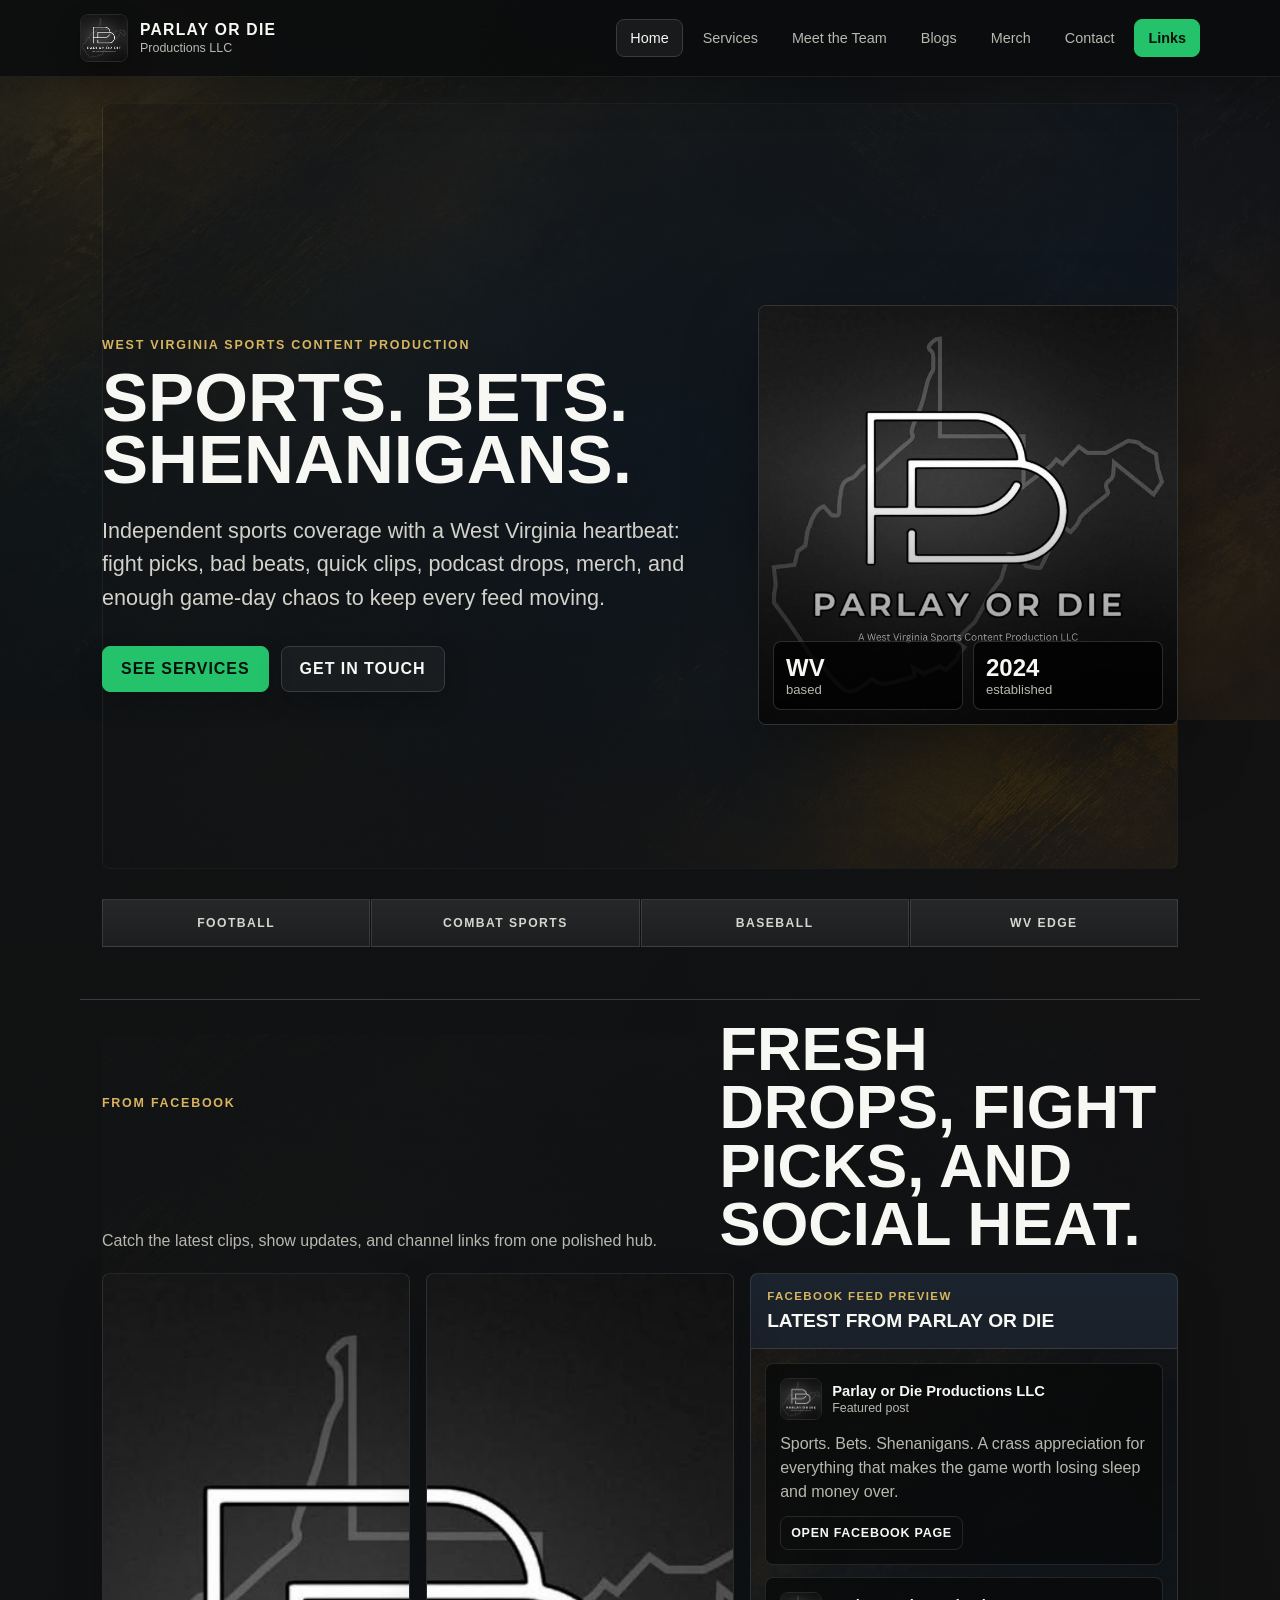
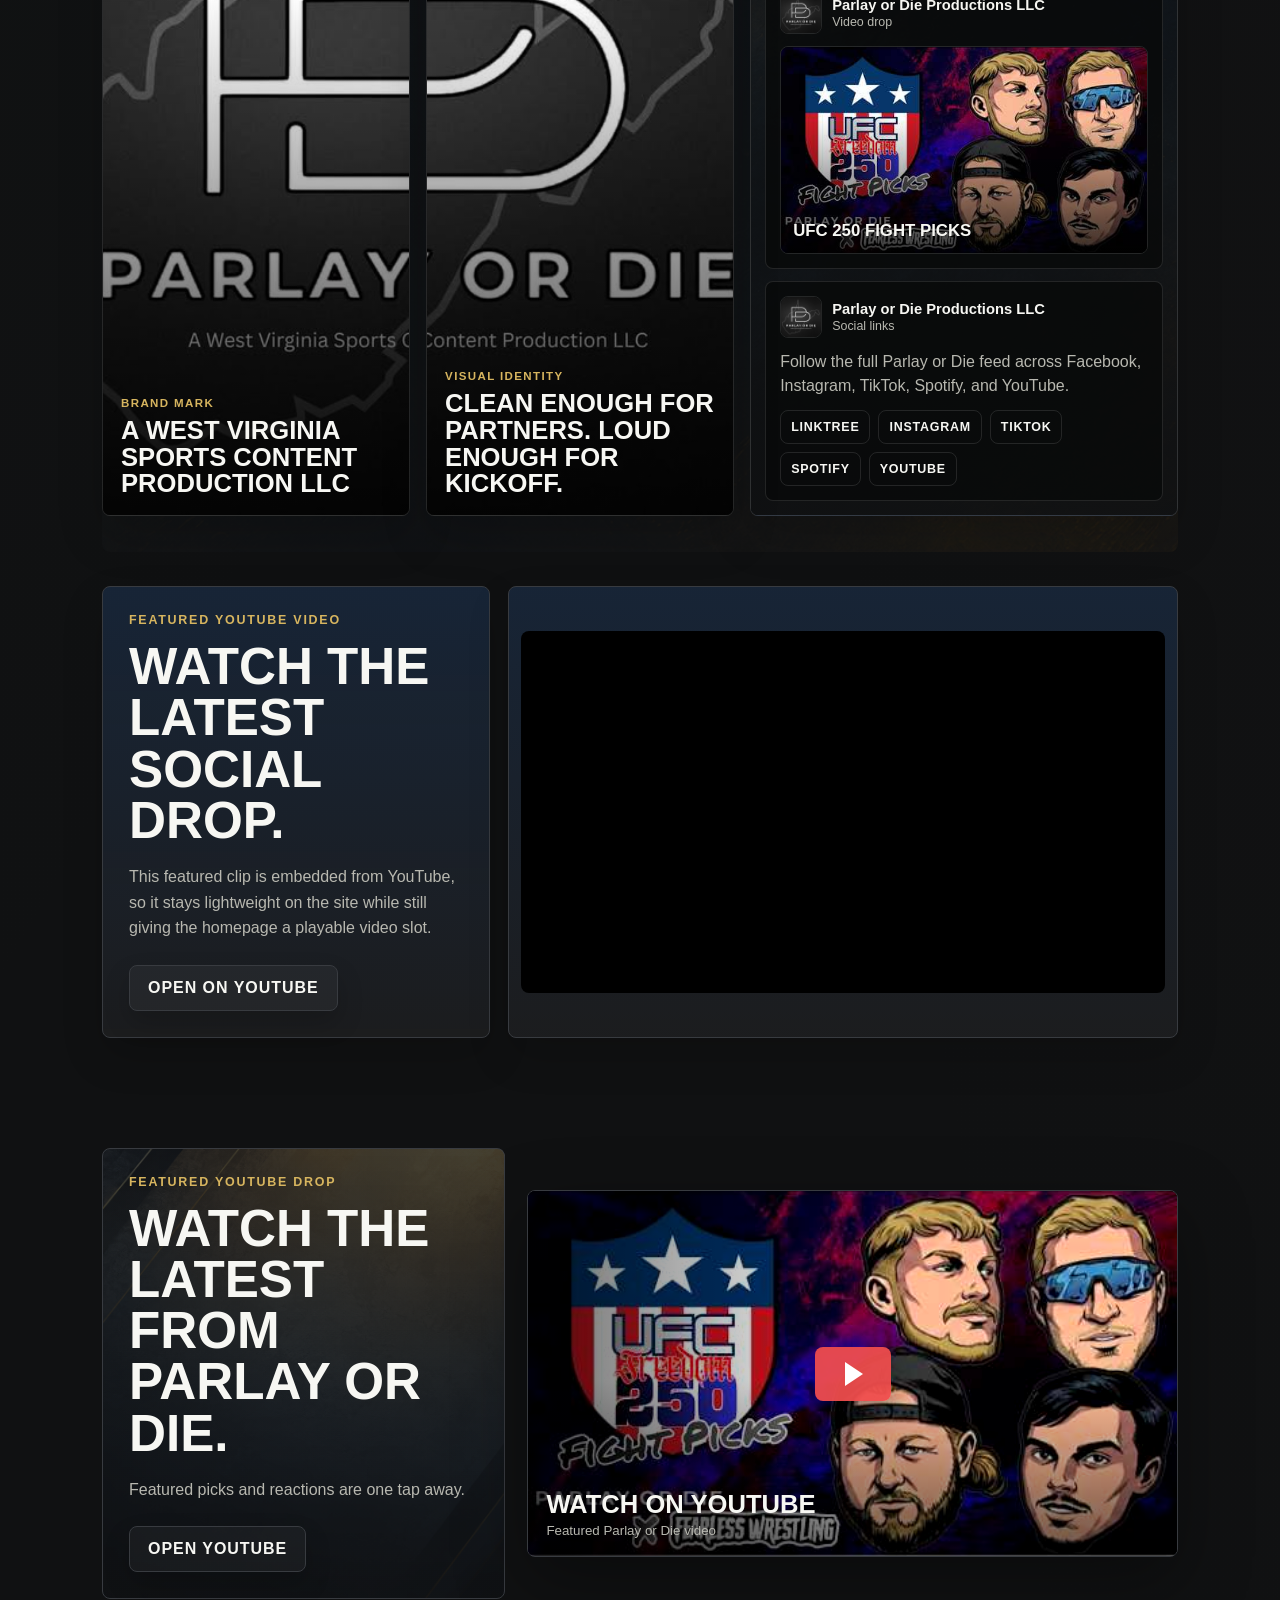
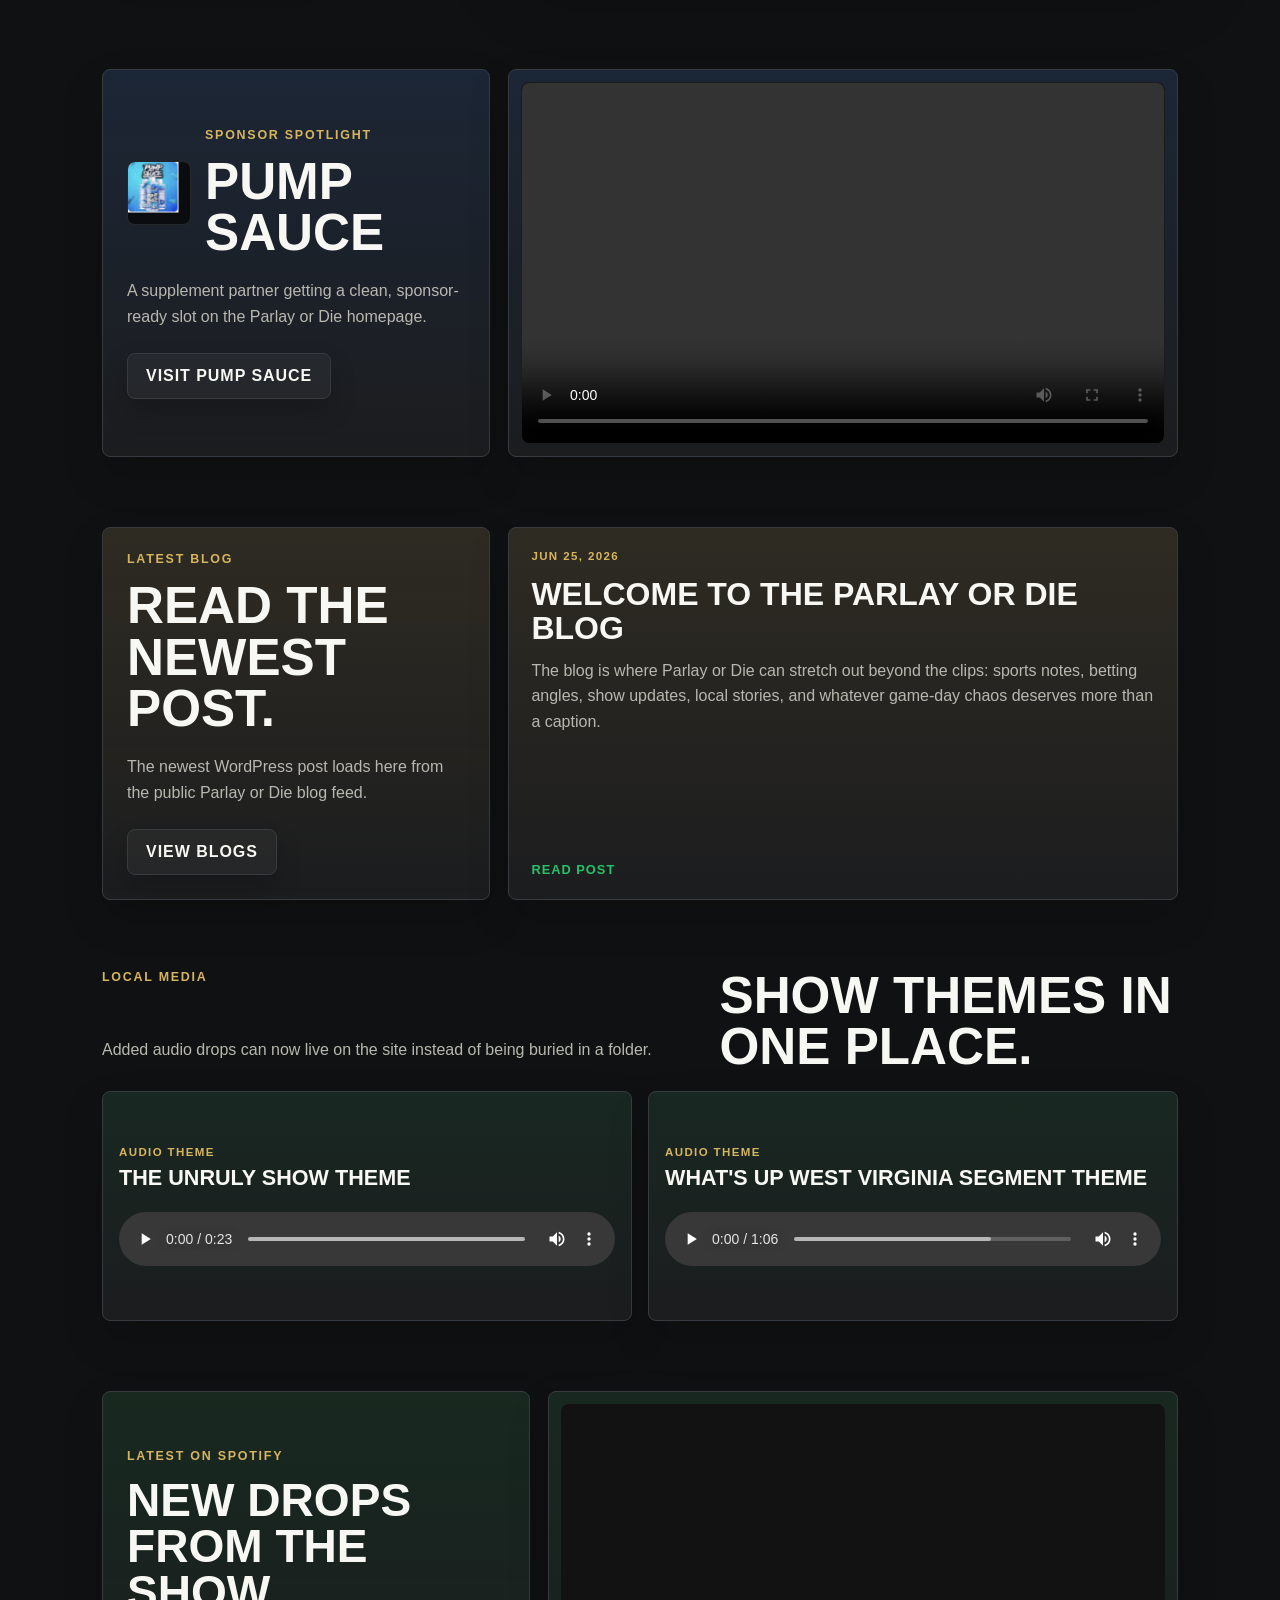
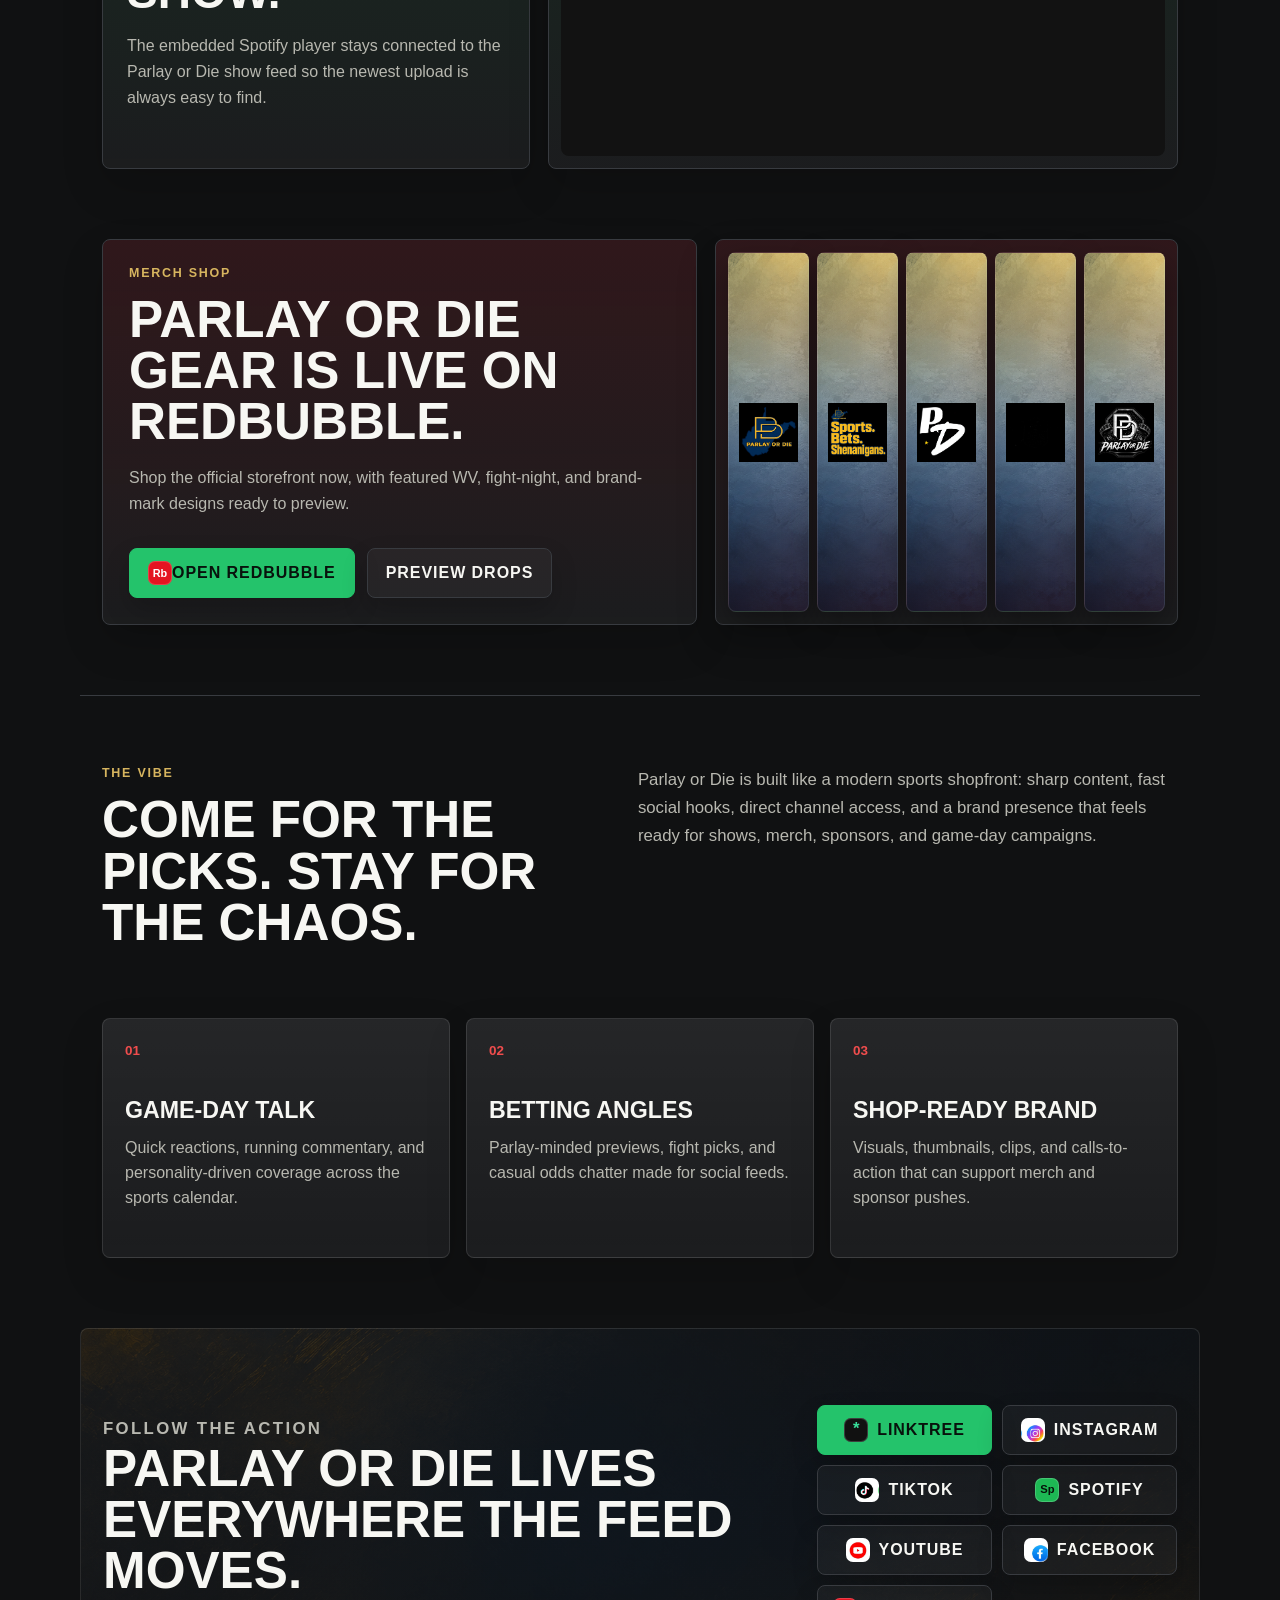
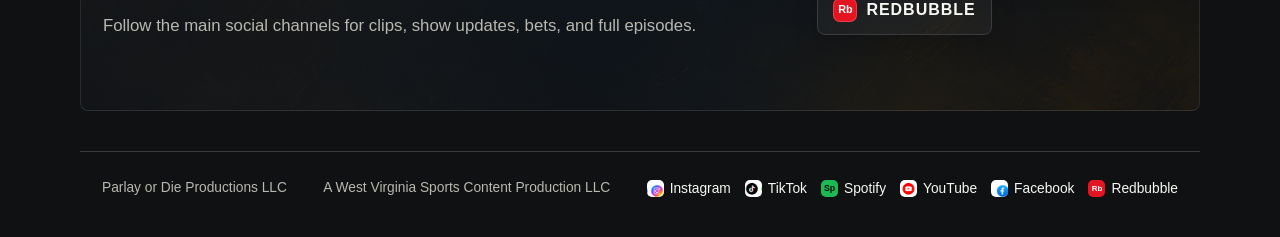
<file: index.html>
<!doctype html>
<html lang="en">
  <head>
    <meta charset="utf-8" />
    <meta name="viewport" content="width=device-width, initial-scale=1" />
    <title>Parlay or Die Productions LLC</title>
    <meta
      name="description"
      content="Parlay or Die Productions LLC is a West Virginia sports content brand covering picks, clips, podcasts, merch, and game-day culture."
    />
    <meta property="og:title" content="Parlay or Die Productions LLC" />
    <meta property="og:description" content="West Virginia sports content, picks, clips, merch, and game-day culture." />
    <meta property="og:image" content="assets/parlay-or-die-profile.jpg" />
    <link rel="stylesheet" href="assets/styles.css" />
  </head>
  <body>
    <header class="site-header">
      <a class="brand" href="index.html" aria-label="Parlay or Die Productions home">
        <img src="assets/parlay-or-die-profile.jpg" alt="Parlay or Die logo" />
        <span>
          <strong>Parlay or Die</strong>
          <small>Productions LLC</small>
        </span>
      </a>
      <button class="nav-toggle" type="button" aria-expanded="false" aria-controls="site-nav">
        Menu
      </button>
      <nav id="site-nav" class="site-nav" aria-label="Main navigation">
        <a aria-current="page" href="index.html">Home</a>
        <a href="services.html">Services</a>
        <a href="team.html">Meet the Team</a>
        <a href="blog.html">Blogs</a>
        <a href="merch.html">Merch</a>
        <a href="contact.html">Contact</a>
        <a class="social-link" href="https://linktr.ee/ParlayorDie">Links</a>
      </nav>
    </header>

    <main>
      <section class="hero">
        <div class="hero-copy">
          <p class="eyebrow">West Virginia sports content production</p>
          <h1>Sports. Bets. Shenanigans.</h1>
          <p class="lead">
            Independent sports coverage with a West Virginia heartbeat: fight picks, bad beats, quick clips,
            podcast drops, merch, and enough game-day chaos to keep every feed moving.
          </p>
          <div class="hero-actions">
            <a class="button primary" href="services.html">See Services</a>
            <a class="button ghost" href="contact.html">Get In Touch</a>
          </div>
        </div>
        <div class="hero-media" aria-label="Parlay or Die brand graphic">
          <img src="assets/parlay-or-die-profile.jpg" alt="Parlay or Die logo over a West Virginia outline" />
          <div class="stat-strip" aria-label="Facebook page stats">
          <span><strong>WV</strong> based</span>
          <span><strong>2024</strong> established</span>
          </div>
        </div>
      </section>

      <section class="ticker" aria-label="Brand phrases">
        <span>Football</span>
        <span>Combat sports</span>
        <span>Baseball</span>
        <span>WV edge</span>
      </section>

      <section class="section media-showcase" aria-label="Facebook media showcase">
        <div class="media-heading">
          <p class="eyebrow">From Facebook</p>
          <h2>Fresh drops, fight picks, and social heat.</h2>
          <p>
            Catch the latest clips, show updates, and channel links from one polished hub.
          </p>
        </div>
        <div class="media-grid">
          <article class="media-card tall split-left">
            <img src="assets/parlay-or-die-profile.jpg" alt="Parlay or Die Facebook profile graphic" />
            <div>
              <span>Brand mark</span>
              <h3>A West Virginia Sports Content Production LLC</h3>
            </div>
          </article>
          <article class="media-card crop-card split-right">
            <img src="assets/parlay-or-die-profile.jpg" alt="Parlay or Die logo split graphic" />
            <div>
              <span>Visual identity</span>
              <h3>Clean enough for partners. Loud enough for kickoff.</h3>
            </div>
          </article>
          <article class="facebook-feed-card">
            <div class="embed-label">
              <span>Facebook feed preview</span>
              <strong>Latest from Parlay or Die</strong>
            </div>
            <div class="fb-feed">
              <article class="fb-post">
                <div class="fb-post-head">
                  <img src="assets/parlay-or-die-profile.jpg" alt="" />
                  <div>
                    <strong>Parlay or Die Productions LLC</strong>
                    <span>Featured post</span>
                  </div>
                </div>
                <p>
                  Sports. Bets. Shenanigans. A crass appreciation for everything that makes the game worth losing
                  sleep and money over.
                </p>
                <a class="fb-post-link" href="https://www.facebook.com/people/Parlay-or-Die-Productions-LLC/61569410754397/">Open Facebook page</a>
              </article>

              <article class="fb-post media-post">
                <div class="fb-post-head">
                  <img src="assets/parlay-or-die-profile.jpg" alt="" />
                  <div>
                    <strong>Parlay or Die Productions LLC</strong>
                    <span>Video drop</span>
                  </div>
                </div>
                <a class="fb-post-media" href="https://youtu.be/OUgTMYzYBkM?si=kaon8zjRGp9N2Guc" aria-label="Watch UFC 250 fight picks video">
                  <img src="assets/youtube-featured.jpg" alt="UFC 250 fight picks video preview" />
                  <span>UFC 250 Fight Picks</span>
                </a>
              </article>

              <article class="fb-post">
                <div class="fb-post-head">
                  <img src="assets/parlay-or-die-profile.jpg" alt="" />
                  <div>
                    <strong>Parlay or Die Productions LLC</strong>
                    <span>Social links</span>
                  </div>
                </div>
                <p>
                  Follow the full Parlay or Die feed across Facebook, Instagram, TikTok, Spotify, and YouTube.
                </p>
                <div class="fb-mini-links" aria-label="Parlay or Die social links">
                  <a href="https://linktr.ee/ParlayorDie">Linktree</a>
                  <a href="https://www.instagram.com/parlayordieproductions">Instagram</a>
                  <a href="https://www.tiktok.com/@parlayordieproductions">TikTok</a>
                  <a href="https://open.spotify.com/show/7HEfZbN1qW4mP4vxJ2KVO6">Spotify</a>
                  <a href="https://youtube.com/@parlayordie">YouTube</a>
                </div>
              </article>
            </div>
          </article>
        </div>
      </section>

      <section class="section facebook-video-feature" aria-label="Featured YouTube video">
        <div class="facebook-video-copy">
          <p class="eyebrow">Featured YouTube video</p>
          <h2>Watch the latest social drop.</h2>
          <p>
            This featured clip is embedded from YouTube, so it stays lightweight on the site while still giving the
            homepage a playable video slot.
          </p>
          <a class="button ghost" href="https://youtu.be/boLh-3PqDXk?si=eiu715kdID-S1Vu_">Open on YouTube</a>
        </div>
        <div class="facebook-video-embed">
          <iframe
            title="Featured Parlay or Die YouTube video"
            src="https://www.youtube.com/embed/boLh-3PqDXk"
            width="560"
            height="314"
            allow="accelerometer; autoplay; clipboard-write; encrypted-media; gyroscope; picture-in-picture; web-share"
            allowfullscreen
            loading="lazy"
          ></iframe>
        </div>
      </section>

      <section class="section youtube-feature" aria-label="Latest YouTube video">
        <div class="youtube-copy">
          <p class="eyebrow">Featured YouTube drop</p>
          <h2>Watch the latest from Parlay or Die.</h2>
          <p>
            Featured picks and reactions are one tap away.
          </p>
          <a class="button ghost" href="https://youtube.com/@parlayordie?si=YiFnpCBe0CUvqksE">Open YouTube</a>
        </div>
        <a class="youtube-player youtube-preview" href="https://youtu.be/OUgTMYzYBkM?si=kaon8zjRGp9N2Guc" aria-label="Watch featured Parlay or Die video on YouTube">
          <img src="assets/youtube-featured.jpg" alt="Parlay or Die UFC 250 fight picks YouTube video preview" />
          <span class="play-badge" aria-hidden="true"></span>
          <span class="youtube-preview-copy">
            <strong>Watch on YouTube</strong>
            <small>Featured Parlay or Die video</small>
          </span>
        </a>
      </section>

      <section class="section sponsor-feature" aria-label="Pump Sauce sponsor">
        <div class="sponsor-copy">
          <div class="sponsor-lockup">
            <img src="assets/pump-sauce-logo.png" alt="Pump Sauce logo" />
            <div>
              <p class="eyebrow">Sponsor spotlight</p>
              <h2>Pump Sauce</h2>
            </div>
          </div>
          <p>
            A supplement partner getting a clean, sponsor-ready slot on the Parlay or Die homepage.
          </p>
          <a class="button ghost" href="https://pumpsauce.com">Visit Pump Sauce</a>
        </div>
        <div class="sponsor-video">
          <video controls preload="metadata" playsinline>
            <source src="assets/pump-sauce-sponsor.mp4" type="video/mp4" />
          </video>
        </div>
      </section>

      <section class="section blog-feature" aria-label="Latest blog post">
        <div class="blog-feature-copy">
          <p class="eyebrow">Latest blog</p>
          <h2>Read the newest post.</h2>
          <p>
            The newest WordPress post loads here from the public Parlay or Die blog feed.
          </p>
          <a class="button ghost" href="blog.html">View Blogs</a>
        </div>
        <div class="blog-list featured-blog-list" data-wp-posts="latest">
          <article class="blog-card placeholder-card">
            <span>WordPress</span>
            <h3>Loading latest WordPress post</h3>
            <p>If the feed does not load, open the full blog on WordPress.</p>
            <a href="https://parlayordie.wordpress.com">Open WordPress</a>
          </article>
        </div>
      </section>

      <section class="section local-media-feature" aria-label="Parlay or Die audio">
        <div class="media-heading compact-heading">
          <p class="eyebrow">Local media</p>
          <h2>Show themes in one place.</h2>
          <p>
            Added audio drops can now live on the site instead of being buried in a folder.
          </p>
        </div>
        <div class="local-media-grid">
          <article class="local-media-card audio-card">
            <span>Audio theme</span>
            <h3>The Unruly Show Theme</h3>
            <audio controls preload="metadata">
              <source src="assets/the-unruly-show-theme.mp3" type="audio/mpeg" />
            </audio>
          </article>
          <article class="local-media-card audio-card">
            <span>Audio theme</span>
            <h3>What's Up West Virginia Segment Theme</h3>
            <audio controls preload="metadata">
              <source src="assets/whats-up-west-virginia-segment-theme.mp3" type="audio/mpeg" />
            </audio>
          </article>
        </div>
      </section>

      <section class="section spotify-feature" aria-label="Latest Spotify upload">
        <div class="spotify-copy">
          <p class="eyebrow">Latest on Spotify</p>
          <h2>New drops from the show.</h2>
          <p>
            The embedded Spotify player stays connected to the Parlay or Die show feed so the newest upload is always
            easy to find.
          </p>
        </div>
        <div class="spotify-embed-box">
          <iframe
            title="Parlay or Die Productions LLC on Spotify"
            src="https://open.spotify.com/embed/show/7HEfZbN1qW4mP4vxJ2KVO6?theme=0"
            width="100%"
            height="352"
            allow="autoplay; clipboard-write; encrypted-media; fullscreen; picture-in-picture"
            loading="lazy"
          ></iframe>
        </div>
      </section>

      <section class="section merch-feature" aria-label="Parlay or Die merch">
        <div class="merch-feature-copy">
          <p class="eyebrow">Merch shop</p>
          <h2>Parlay or Die gear is live on Redbubble.</h2>
          <p>
            Shop the official storefront now, with featured WV, fight-night, and brand-mark designs ready to preview.
          </p>
          <div class="hero-actions">
            <a class="button primary social-icon redbubble" href="https://www.redbubble.com/people/ParlayOrDie/shop?anchor=profile&amp;asc=u">Open Redbubble</a>
            <a class="button ghost" href="merch.html">Preview Drops</a>
          </div>
        </div>
        <div class="merch-preview-grid" aria-label="Featured merch designs">
          <img src="assets/parlay1-web.jpg" alt="Parlay or Die West Virginia logo design" />
          <img src="assets/parlay2-web.jpg" alt="Sports Bets Shenanigans design" />
          <img src="assets/parlay3-web.jpg" alt="Black and white Parlay or Die monogram design" />
          <img src="assets/parlay4-web.jpg" alt="Dark multi-sport Parlay or Die crest design" />
          <img src="assets/parlay5-web.jpg" alt="Parlay or Die fight gloves logo design" />
        </div>
      </section>

      <section class="section split">
        <div>
          <p class="eyebrow">The vibe</p>
          <h2>Come for the picks. Stay for the chaos.</h2>
        </div>
        <p>
          Parlay or Die is built like a modern sports shopfront: sharp content, fast social hooks, direct channel
          access, and a brand presence that feels ready for shows, merch, sponsors, and game-day campaigns.
        </p>
      </section>

      <section class="section feature-grid" aria-label="Featured content areas">
        <article class="feature-card">
          <span class="card-number">01</span>
          <h3>Game-Day Talk</h3>
          <p>Quick reactions, running commentary, and personality-driven coverage across the sports calendar.</p>
        </article>
        <article class="feature-card">
          <span class="card-number">02</span>
          <h3>Betting Angles</h3>
          <p>Parlay-minded previews, fight picks, and casual odds chatter made for social feeds.</p>
        </article>
        <article class="feature-card">
          <span class="card-number">03</span>
          <h3>Shop-Ready Brand</h3>
          <p>Visuals, thumbnails, clips, and calls-to-action that can support merch and sponsor pushes.</p>
        </article>
      </section>

      <section class="section callout">
        <div>
          <p class="eyebrow">Follow the action</p>
          <h2>Parlay or Die lives everywhere the feed moves.</h2>
          <p>
            Follow the main social channels for clips, show updates, bets, and full episodes.
          </p>
        </div>
        <div class="social-button-grid" aria-label="Social media links">
          <a class="button primary social-icon linktree" href="https://linktr.ee/ParlayorDie">Linktree</a>
          <a class="button ghost social-icon instagram" href="https://www.instagram.com/parlayordieproductions">Instagram</a>
          <a class="button ghost social-icon tiktok" href="https://www.tiktok.com/@parlayordieproductions">TikTok</a>
          <a class="button ghost social-icon spotify" href="https://open.spotify.com/show/7HEfZbN1qW4mP4vxJ2KVO6">Spotify</a>
          <a class="button ghost social-icon youtube" href="https://youtube.com/@parlayordie">YouTube</a>
          <a class="button ghost social-icon facebook" href="https://www.facebook.com/people/Parlay-or-Die-Productions-LLC/61569410754397/">Facebook</a>
          <a class="button ghost social-icon redbubble" href="https://www.redbubble.com/people/ParlayOrDie/shop?anchor=profile&amp;asc=u">Redbubble</a>
        </div>
      </section>
    </main>

    <footer class="site-footer">
      <span>Parlay or Die Productions LLC</span>
      <span>A West Virginia Sports Content Production LLC</span>
      <nav class="footer-socials" aria-label="Social links">
        <a class="footer-icon instagram" href="https://www.instagram.com/parlayordieproductions">Instagram</a>
        <a class="footer-icon tiktok" href="https://www.tiktok.com/@parlayordieproductions">TikTok</a>
        <a class="footer-icon spotify" href="https://open.spotify.com/show/7HEfZbN1qW4mP4vxJ2KVO6">Spotify</a>
        <a class="footer-icon youtube" href="https://youtube.com/@parlayordie">YouTube</a>
        <a class="footer-icon facebook" href="https://www.facebook.com/people/Parlay-or-Die-Productions-LLC/61569410754397/">Facebook</a>
        <a class="footer-icon redbubble" href="https://www.redbubble.com/people/ParlayOrDie/shop?anchor=profile&amp;asc=u">Redbubble</a>
      </nav>
    </footer>
    <script src="assets/site.js?v=20260628"></script>
  </body>
</html>
</file>
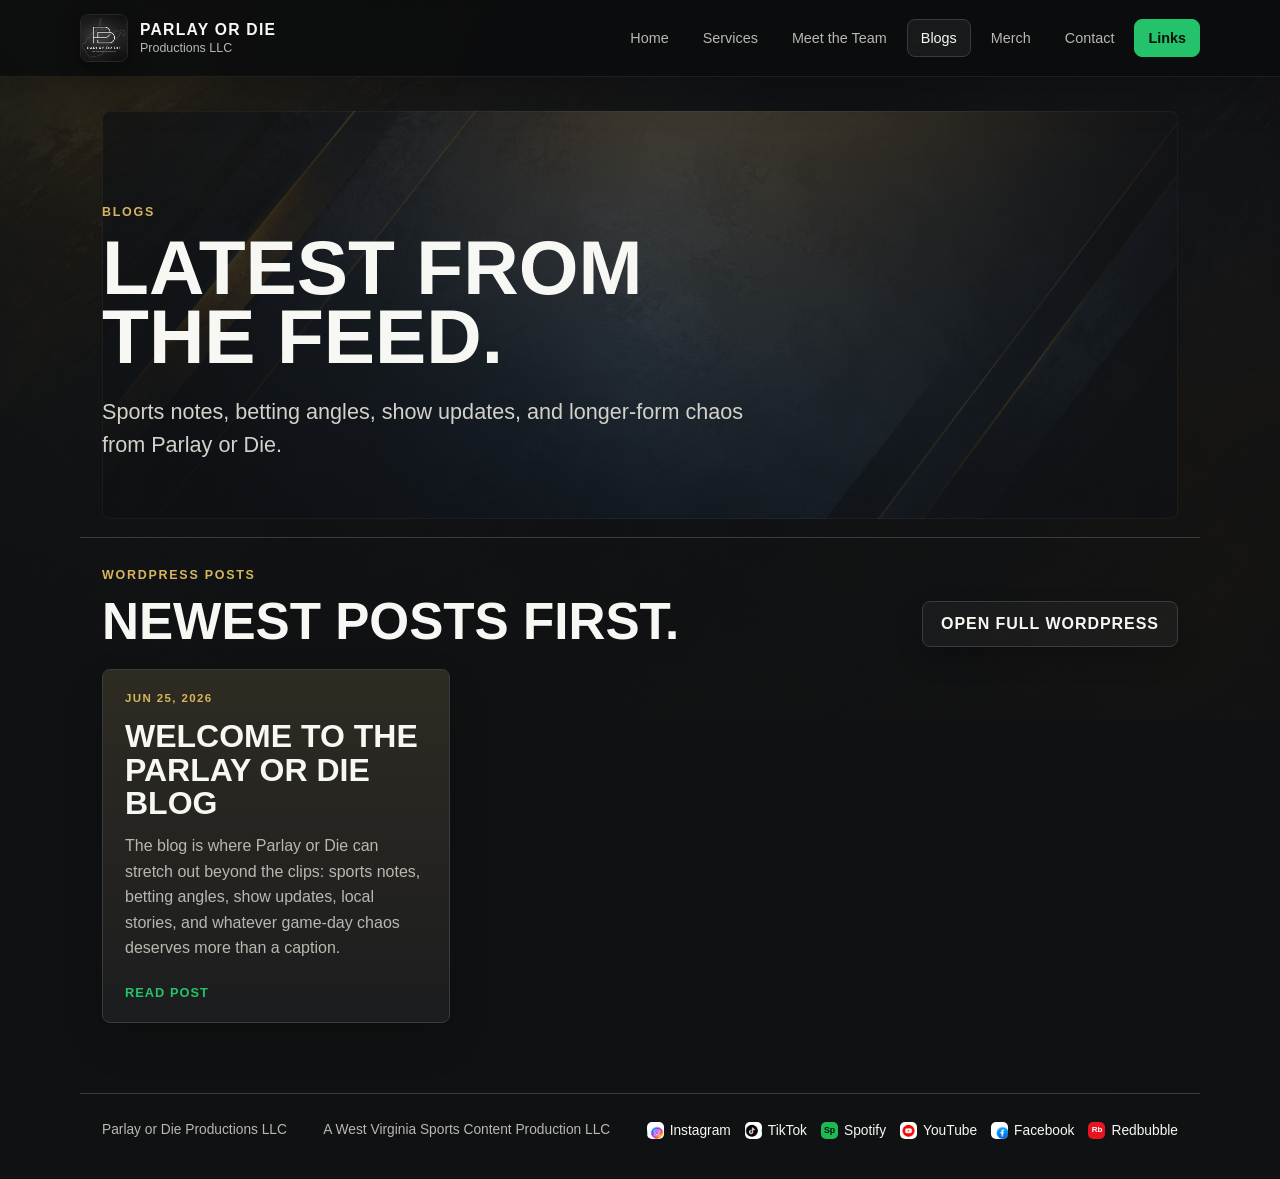
<file: blog.html>
<!doctype html>
<html lang="en">
  <head>
    <meta charset="utf-8" />
    <meta name="viewport" content="width=device-width, initial-scale=1" />
    <title>Blogs | Parlay or Die Productions LLC</title>
    <meta
      name="description"
      content="Read the latest Parlay or Die blog posts, sports notes, betting angles, and show updates."
    />
    <meta property="og:title" content="Blogs | Parlay or Die Productions LLC" />
    <meta property="og:description" content="Latest blog posts and updates from Parlay or Die." />
    <meta property="og:image" content="assets/parlay-or-die-profile.jpg" />
    <link rel="stylesheet" href="assets/styles.css" />
  </head>
  <body>
    <header class="site-header">
      <a class="brand" href="index.html" aria-label="Parlay or Die Productions home">
        <img src="assets/parlay-or-die-profile.jpg" alt="Parlay or Die logo" />
        <span>
          <strong>Parlay or Die</strong>
          <small>Productions LLC</small>
        </span>
      </a>
      <button class="nav-toggle" type="button" aria-expanded="false" aria-controls="site-nav">
        Menu
      </button>
      <nav id="site-nav" class="site-nav" aria-label="Main navigation">
        <a href="index.html">Home</a>
        <a href="services.html">Services</a>
        <a href="team.html">Meet the Team</a>
        <a aria-current="page" href="blog.html">Blogs</a>
        <a href="merch.html">Merch</a>
        <a href="contact.html">Contact</a>
        <a class="social-link" href="https://linktr.ee/ParlayorDie">Links</a>
      </nav>
    </header>

    <main>
      <section class="page-hero compact blog-hero">
        <div>
          <p class="eyebrow">Blogs</p>
          <h1>Latest from the feed.</h1>
          <p class="lead">
            Sports notes, betting angles, show updates, and longer-form chaos from Parlay or Die.
          </p>
        </div>
      </section>

      <section class="section blog-board" aria-label="Blog posts">
        <div class="board-heading">
          <div>
            <p class="eyebrow">WordPress posts</p>
            <h2>Newest posts first.</h2>
          </div>
          <a class="button ghost board-link" href="https://parlayordie.wordpress.com">Open full WordPress</a>
        </div>
        <div class="blog-list blog-archive-list" data-wp-posts="archive">
          <article class="blog-card placeholder-card">
            <span>WordPress</span>
            <h3>Loading WordPress posts</h3>
            <p>
              Recent posts load here from the public Parlay or Die WordPress feed, with older posts listed after the
              homepage feature.
            </p>
            <a href="https://parlayordie.wordpress.com">Open WordPress</a>
          </article>
        </div>
      </section>
    </main>

    <footer class="site-footer">
      <span>Parlay or Die Productions LLC</span>
      <span>A West Virginia Sports Content Production LLC</span>
      <nav class="footer-socials" aria-label="Social links">
        <a class="footer-icon instagram" href="https://www.instagram.com/parlayordieproductions">Instagram</a>
        <a class="footer-icon tiktok" href="https://www.tiktok.com/@parlayordieproductions">TikTok</a>
        <a class="footer-icon spotify" href="https://open.spotify.com/show/7HEfZbN1qW4mP4vxJ2KVO6">Spotify</a>
        <a class="footer-icon youtube" href="https://youtube.com/@parlayordie">YouTube</a>
        <a class="footer-icon facebook" href="https://www.facebook.com/people/Parlay-or-Die-Productions-LLC/61569410754397/">Facebook</a>
        <a class="footer-icon redbubble" href="https://www.redbubble.com/people/ParlayOrDie/shop?anchor=profile&amp;asc=u">Redbubble</a>
      </nav>
    </footer>
    <script src="assets/site.js?v=20260628"></script>
  </body>
</html>
</file>
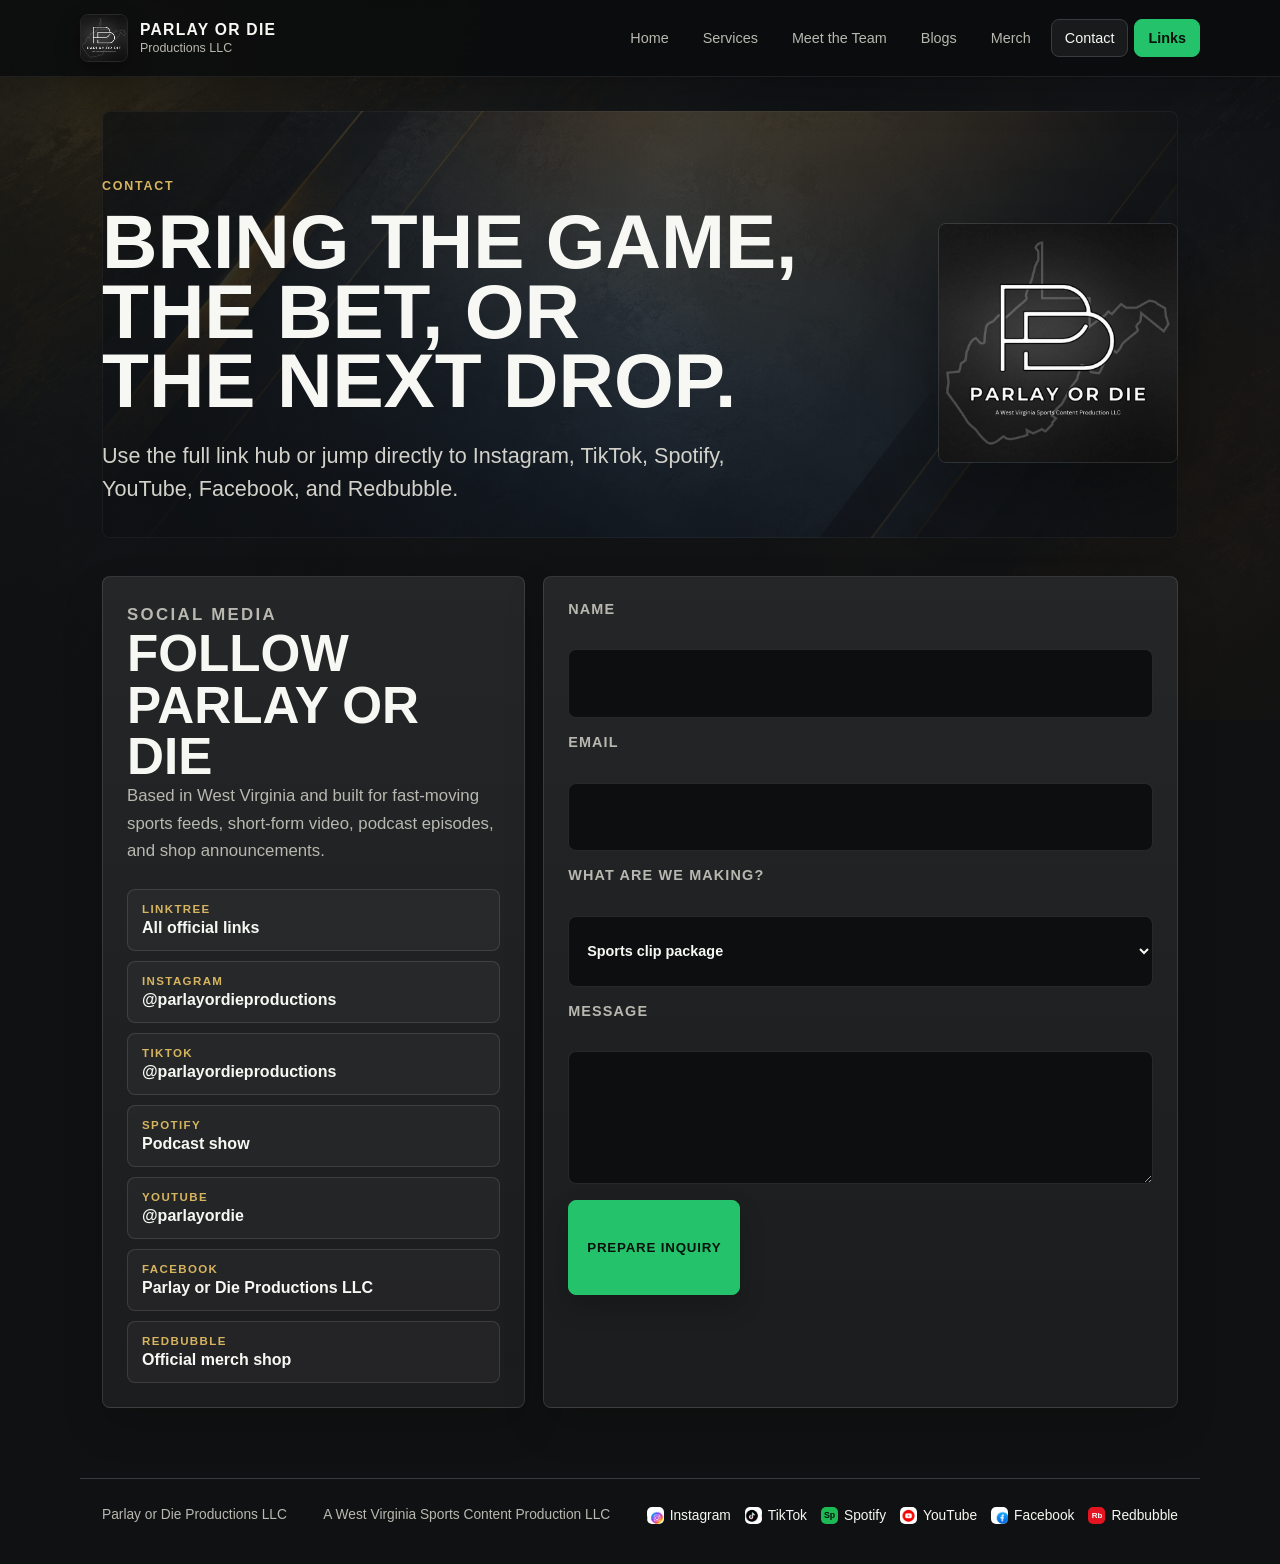
<file: contact.html>
<!doctype html>
<html lang="en">
  <head>
    <meta charset="utf-8" />
    <meta name="viewport" content="width=device-width, initial-scale=1" />
    <title>Contact | Parlay or Die Productions LLC</title>
    <meta
      name="description"
      content="Contact Parlay or Die Productions LLC and find official social links."
    />
    <meta property="og:title" content="Contact | Parlay or Die Productions LLC" />
    <meta property="og:description" content="Find Parlay or Die on Instagram, TikTok, Spotify, YouTube, Facebook, Linktree, and Redbubble." />
    <meta property="og:image" content="assets/parlay-or-die-profile.jpg" />
    <link rel="stylesheet" href="assets/styles.css" />
  </head>
  <body>
    <header class="site-header">
      <a class="brand" href="index.html" aria-label="Parlay or Die Productions home">
        <img src="assets/parlay-or-die-profile.jpg" alt="Parlay or Die logo" />
        <span>
          <strong>Parlay or Die</strong>
          <small>Productions LLC</small>
        </span>
      </a>
      <button class="nav-toggle" type="button" aria-expanded="false" aria-controls="site-nav">
        Menu
      </button>
      <nav id="site-nav" class="site-nav" aria-label="Main navigation">
        <a href="index.html">Home</a>
        <a href="services.html">Services</a>
        <a href="team.html">Meet the Team</a>
        <a href="blog.html">Blogs</a>
        <a href="merch.html">Merch</a>
        <a aria-current="page" href="contact.html">Contact</a>
        <a class="social-link" href="https://linktr.ee/ParlayorDie">Links</a>
      </nav>
    </header>

    <main>
      <section class="page-hero contact-hero">
        <div>
          <p class="eyebrow">Contact</p>
          <h1>Bring the game, the bet, or the next drop.</h1>
          <p class="lead">
            Use the full link hub or jump directly to Instagram, TikTok, Spotify, YouTube, Facebook, and Redbubble.
          </p>
        </div>
        <img src="assets/parlay-or-die-profile.jpg" alt="Parlay or Die logo" />
      </section>

      <section class="section contact-grid">
        <div class="contact-panel">
          <p class="eyebrow">Social media</p>
          <h2>Follow Parlay or Die</h2>
          <p>Based in West Virginia and built for fast-moving sports feeds, short-form video, podcast episodes, and shop announcements.</p>
          <div class="social-list">
            <a href="https://linktr.ee/ParlayorDie"><span>Linktree</span><strong>All official links</strong></a>
            <a href="https://www.instagram.com/parlayordieproductions"><span>Instagram</span><strong>@parlayordieproductions</strong></a>
            <a href="https://www.tiktok.com/@parlayordieproductions"><span>TikTok</span><strong>@parlayordieproductions</strong></a>
            <a href="https://open.spotify.com/show/7HEfZbN1qW4mP4vxJ2KVO6"><span>Spotify</span><strong>Podcast show</strong></a>
            <a href="https://youtube.com/@parlayordie"><span>YouTube</span><strong>@parlayordie</strong></a>
            <a href="https://www.facebook.com/people/Parlay-or-Die-Productions-LLC/61569410754397/"><span>Facebook</span><strong>Parlay or Die Productions LLC</strong></a>
            <a href="https://www.redbubble.com/people/ParlayOrDie/shop?anchor=profile&amp;asc=u"><span>Redbubble</span><strong>Official merch shop</strong></a>
          </div>
        </div>

        <form class="contact-form" aria-label="Contact form">
          <label>
            Name
            <input type="text" name="name" autocomplete="name" />
          </label>
          <label>
            Email
            <input type="email" name="email" autocomplete="email" />
          </label>
          <label>
            What are we making?
            <select name="project">
              <option>Sports clip package</option>
              <option>Game-day show</option>
              <option>Betting content</option>
              <option>Brand/social graphics</option>
              <option>Merch or shop drop</option>
            </select>
          </label>
          <label>
            Message
            <textarea name="message" rows="5"></textarea>
          </label>
          <button class="button primary" type="submit">Prepare Inquiry</button>
          <p class="form-note" role="status" aria-live="polite"></p>
        </form>
      </section>
    </main>

    <footer class="site-footer">
      <span>Parlay or Die Productions LLC</span>
      <span>A West Virginia Sports Content Production LLC</span>
      <nav class="footer-socials" aria-label="Social links">
        <a class="footer-icon instagram" href="https://www.instagram.com/parlayordieproductions">Instagram</a>
        <a class="footer-icon tiktok" href="https://www.tiktok.com/@parlayordieproductions">TikTok</a>
        <a class="footer-icon spotify" href="https://open.spotify.com/show/7HEfZbN1qW4mP4vxJ2KVO6">Spotify</a>
        <a class="footer-icon youtube" href="https://youtube.com/@parlayordie">YouTube</a>
        <a class="footer-icon facebook" href="https://www.facebook.com/people/Parlay-or-Die-Productions-LLC/61569410754397/">Facebook</a>
        <a class="footer-icon redbubble" href="https://www.redbubble.com/people/ParlayOrDie/shop?anchor=profile&amp;asc=u">Redbubble</a>
      </nav>
    </footer>
    <script src="assets/site.js?v=20260628"></script>
  </body>
</html>
</file>
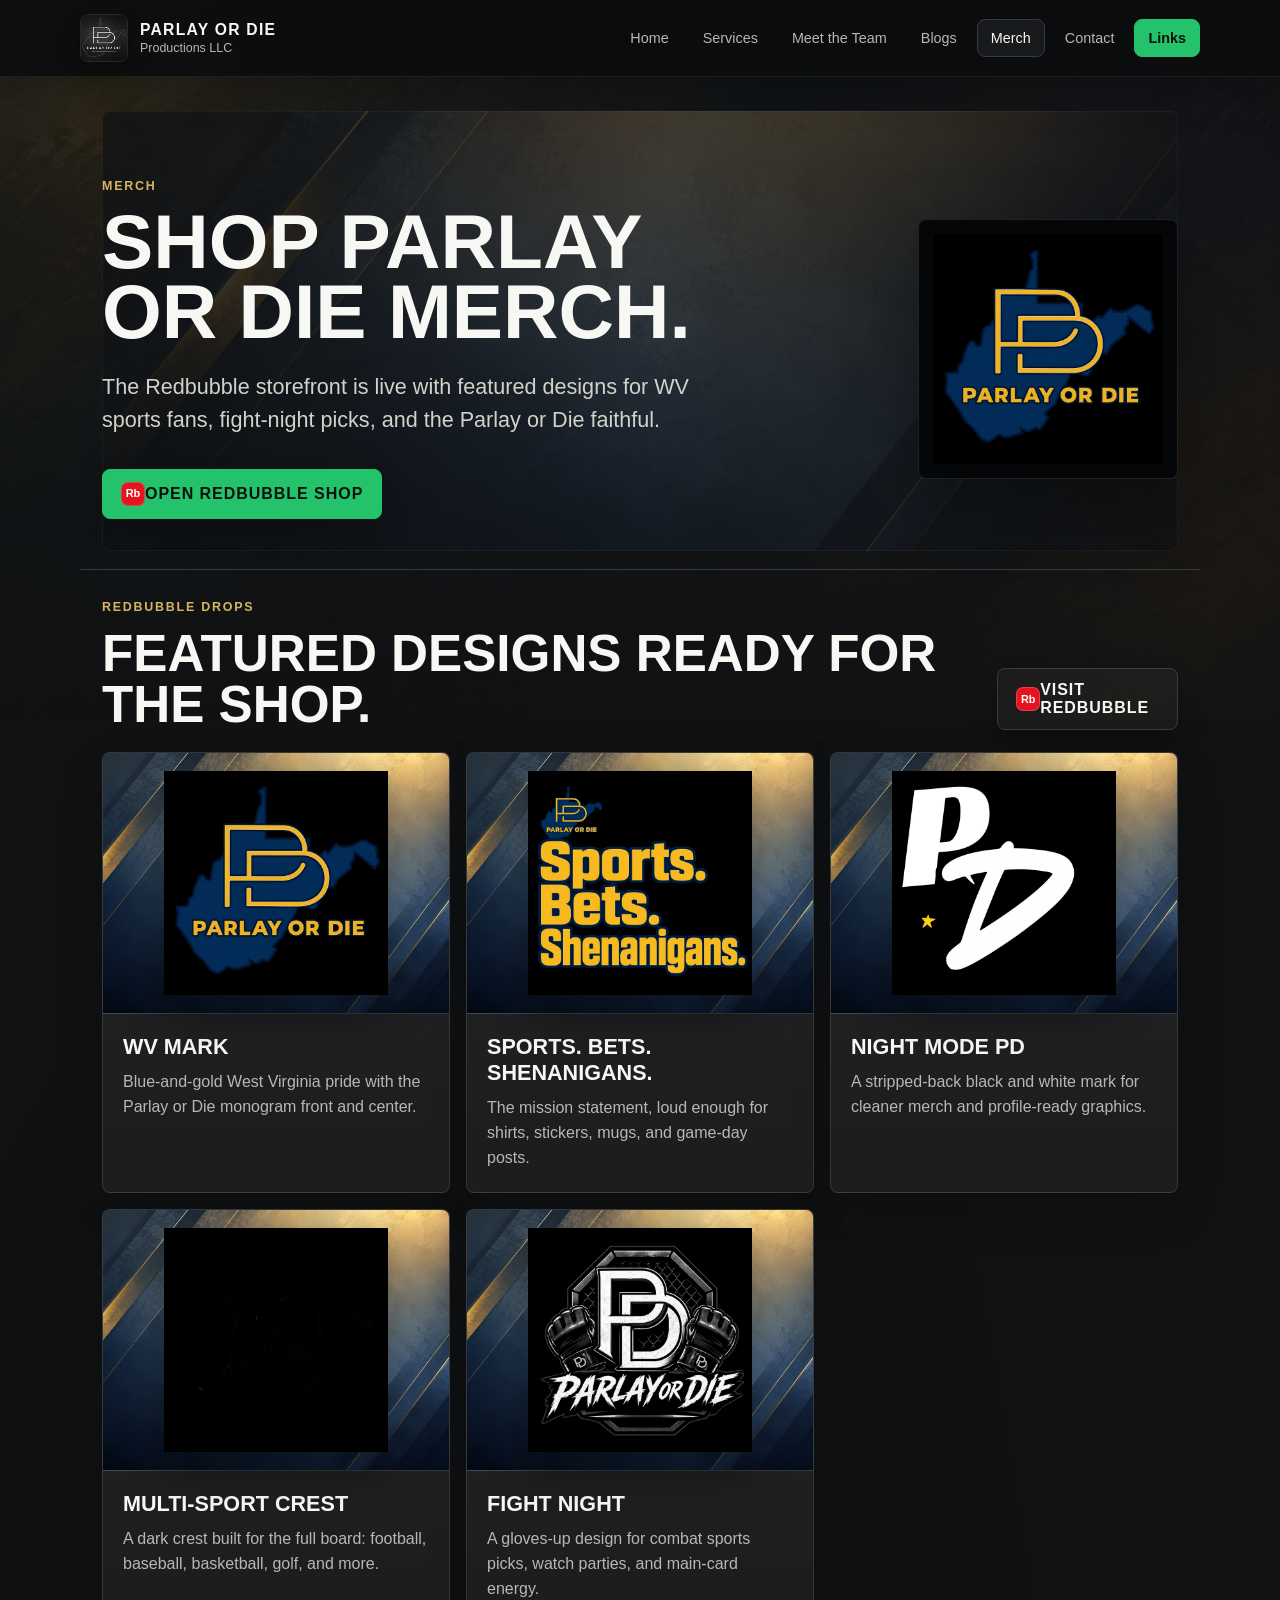
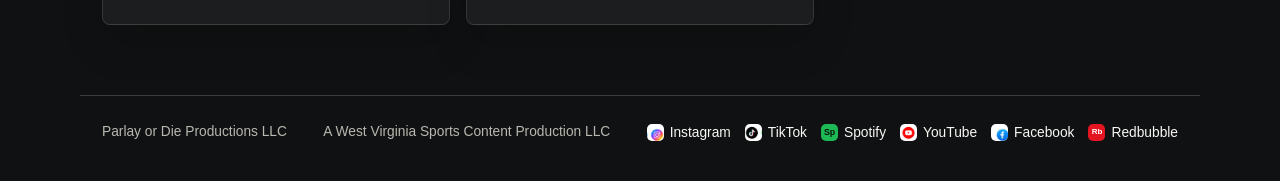
<file: merch.html>
<!doctype html>
<html lang="en">
  <head>
    <meta charset="utf-8" />
    <meta name="viewport" content="width=device-width, initial-scale=1" />
    <title>Merch | Parlay or Die Productions LLC</title>
    <meta
      name="description"
      content="Shop Parlay or Die merch on Redbubble and preview WV sports, fight-night, and brand designs."
    />
    <meta property="og:title" content="Parlay or Die Merch" />
    <meta property="og:description" content="Official Parlay or Die merch designs and Redbubble storefront." />
    <meta property="og:image" content="assets/parlay1-web.jpg" />
    <link rel="stylesheet" href="assets/styles.css" />
  </head>
  <body>
    <header class="site-header">
      <a class="brand" href="index.html" aria-label="Parlay or Die Productions home">
        <img src="assets/parlay-or-die-profile.jpg" alt="Parlay or Die logo" />
        <span>
          <strong>Parlay or Die</strong>
          <small>Productions LLC</small>
        </span>
      </a>
      <button class="nav-toggle" type="button" aria-expanded="false" aria-controls="site-nav">
        Menu
      </button>
      <nav id="site-nav" class="site-nav" aria-label="Main navigation">
        <a href="index.html">Home</a>
        <a href="services.html">Services</a>
        <a href="team.html">Meet the Team</a>
        <a href="blog.html">Blogs</a>
        <a aria-current="page" href="merch.html">Merch</a>
        <a href="contact.html">Contact</a>
        <a class="social-link" href="https://linktr.ee/ParlayorDie">Links</a>
      </nav>
    </header>

    <main>
      <section class="page-hero merch-hero">
        <div>
          <p class="eyebrow">Merch</p>
          <h1>Shop Parlay or Die merch.</h1>
          <p class="lead">
            The Redbubble storefront is live with featured designs for WV sports fans, fight-night picks, and the
            Parlay or Die faithful.
          </p>
          <div class="hero-actions">
            <a class="button primary social-icon redbubble" href="https://www.redbubble.com/people/ParlayOrDie/shop?anchor=profile&amp;asc=u">Open Redbubble Shop</a>
          </div>
        </div>
        <img src="assets/parlay1-web.jpg" alt="Parlay or Die West Virginia logo design" />
      </section>

      <section class="section merch-board" aria-label="Upcoming merch">
        <div class="board-heading">
          <div>
            <p class="eyebrow">Redbubble drops</p>
            <h2>Featured designs ready for the shop.</h2>
          </div>
          <a class="button ghost social-icon redbubble" href="https://www.redbubble.com/people/ParlayOrDie/shop?anchor=profile&amp;asc=u">Visit Redbubble</a>
        </div>
        <div class="merch-grid">
          <article class="merch-card">
            <a class="merch-image" href="https://www.redbubble.com/people/ParlayOrDie/shop?anchor=profile&amp;asc=u">
              <img src="assets/parlay1-web.jpg" alt="Parlay or Die West Virginia logo design" />
            </a>
            <h3>WV Mark</h3>
            <p>Blue-and-gold West Virginia pride with the Parlay or Die monogram front and center.</p>
          </article>
          <article class="merch-card">
            <a class="merch-image" href="https://www.redbubble.com/people/ParlayOrDie/shop?anchor=profile&amp;asc=u">
              <img src="assets/parlay2-web.jpg" alt="Sports Bets Shenanigans design" />
            </a>
            <h3>Sports. Bets. Shenanigans.</h3>
            <p>The mission statement, loud enough for shirts, stickers, mugs, and game-day posts.</p>
          </article>
          <article class="merch-card">
            <a class="merch-image" href="https://www.redbubble.com/people/ParlayOrDie/shop?anchor=profile&amp;asc=u">
              <img src="assets/parlay3-web.jpg" alt="Black and white Parlay or Die monogram design" />
            </a>
            <h3>Night Mode PD</h3>
            <p>A stripped-back black and white mark for cleaner merch and profile-ready graphics.</p>
          </article>
          <article class="merch-card">
            <a class="merch-image" href="https://www.redbubble.com/people/ParlayOrDie/shop?anchor=profile&amp;asc=u">
              <img src="assets/parlay4-web.jpg" alt="Dark multi-sport Parlay or Die crest design" />
            </a>
            <h3>Multi-Sport Crest</h3>
            <p>A dark crest built for the full board: football, baseball, basketball, golf, and more.</p>
          </article>
          <article class="merch-card">
            <a class="merch-image" href="https://www.redbubble.com/people/ParlayOrDie/shop?anchor=profile&amp;asc=u">
              <img src="assets/parlay5-web.jpg" alt="Parlay or Die fight gloves logo design" />
            </a>
            <h3>Fight Night</h3>
            <p>A gloves-up design for combat sports picks, watch parties, and main-card energy.</p>
          </article>
        </div>
      </section>
    </main>

    <footer class="site-footer">
      <span>Parlay or Die Productions LLC</span>
      <span>A West Virginia Sports Content Production LLC</span>
      <nav class="footer-socials" aria-label="Social links">
        <a class="footer-icon instagram" href="https://www.instagram.com/parlayordieproductions">Instagram</a>
        <a class="footer-icon tiktok" href="https://www.tiktok.com/@parlayordieproductions">TikTok</a>
        <a class="footer-icon spotify" href="https://open.spotify.com/show/7HEfZbN1qW4mP4vxJ2KVO6">Spotify</a>
        <a class="footer-icon youtube" href="https://youtube.com/@parlayordie">YouTube</a>
        <a class="footer-icon facebook" href="https://www.facebook.com/people/Parlay-or-Die-Productions-LLC/61569410754397/">Facebook</a>
        <a class="footer-icon redbubble" href="https://www.redbubble.com/people/ParlayOrDie/shop?anchor=profile&amp;asc=u">Redbubble</a>
      </nav>
    </footer>
    <script src="assets/site.js?v=20260628"></script>
  </body>
</html>
</file>
<file: assets/styles.css>
:root {
  --ink: #f7f7f3;
  --muted: #b8b8b0;
  --paper: #101112;
  --panel: #181a1c;
  --panel-2: #222529;
  --line: #383b40;
  --green: #24c36b;
  --red: #f04d4d;
  --gold: #d7b55f;
  --blue: #3d8bff;
  --navy: #062a4f;
  --shadow: 0 24px 70px rgba(0, 0, 0, 0.34);
  --soft-line: rgba(255, 255, 255, 0.11);
  --max: 1120px;
  --bg-grit: url("background3.png");
  --bg-lines: url("background2.png");
  --bg-scratch: url("background1.png");
}

* {
  box-sizing: border-box;
}

html {
  color-scheme: dark;
}

body {
  margin: 0;
  background:
    linear-gradient(180deg, rgba(16, 17, 18, 0.78), rgba(16, 17, 18, 0.96) 42%, rgba(16, 17, 18, 0.98)),
    linear-gradient(120deg, rgba(36, 195, 107, 0.07), transparent 30%),
    linear-gradient(260deg, rgba(240, 77, 77, 0.06), transparent 34%),
    var(--bg-grit) top center / 100% auto no-repeat,
    var(--paper);
  color: var(--ink);
  font-family: Arial, Helvetica, sans-serif;
  letter-spacing: 0;
  text-rendering: optimizeLegibility;
}

a {
  color: inherit;
}

a,
button,
input,
select,
textarea {
  transition:
    border-color 160ms ease,
    background-color 160ms ease,
    color 160ms ease,
    box-shadow 160ms ease,
    transform 160ms ease;
}

a:focus-visible,
button:focus-visible,
input:focus-visible,
select:focus-visible,
textarea:focus-visible {
  outline: 2px solid var(--gold);
  outline-offset: 3px;
}

img {
  max-width: 100%;
  display: block;
}

.site-header {
  position: sticky;
  top: 0;
  z-index: 10;
  display: flex;
  align-items: center;
  justify-content: space-between;
  gap: 24px;
  padding: 14px max(22px, calc((100vw - var(--max)) / 2));
  background: rgba(11, 12, 13, 0.88);
  border-bottom: 1px solid rgba(255, 255, 255, 0.08);
  backdrop-filter: blur(18px);
  box-shadow: 0 14px 40px rgba(0, 0, 0, 0.22);
}

.brand {
  display: inline-flex;
  align-items: center;
  gap: 12px;
  min-width: 0;
  text-decoration: none;
}

.brand img {
  width: 48px;
  height: 48px;
  border: 1px solid var(--soft-line);
  border-radius: 8px;
  object-fit: cover;
  box-shadow: 0 10px 24px rgba(0, 0, 0, 0.28);
}

.brand strong,
.brand small {
  display: block;
  white-space: nowrap;
}

.brand strong {
  font-size: 0.98rem;
  text-transform: uppercase;
  letter-spacing: 0.08em;
}

.brand small {
  margin-top: 2px;
  color: var(--muted);
  font-size: 0.78rem;
}

.site-nav {
  display: flex;
  align-items: center;
  gap: 6px;
}

.site-nav a {
  min-height: 38px;
  padding: 10px 13px;
  border: 1px solid transparent;
  border-radius: 8px;
  color: var(--muted);
  font-size: 0.9rem;
  text-decoration: none;
}

.site-nav a:hover,
.site-nav a[aria-current="page"] {
  color: var(--ink);
  border-color: var(--line);
  background: rgba(255, 255, 255, 0.06);
}

.site-nav .social-link {
  color: #07110a;
  border-color: var(--green);
  background: var(--green);
  font-weight: 800;
}

.site-nav .social-link:hover {
  color: #07110a;
  background: #37d77f;
}

.nav-toggle {
  display: none;
  min-height: 38px;
  border: 1px solid var(--line);
  border-radius: 8px;
  background: var(--panel);
  color: var(--ink);
}

.hero {
  position: relative;
  display: grid;
  grid-template-columns: minmax(0, 1fr) minmax(300px, 420px);
  gap: clamp(28px, 4vw, 54px);
  align-items: center;
  max-width: var(--max);
  min-height: calc(100vh - 78px);
  margin: 0 auto;
  padding: clamp(46px, 7vw, 84px) 22px 30px;
}

.hero::before {
  content: "";
  position: absolute;
  inset: 26px 22px 30px;
  z-index: -1;
  border: 1px solid rgba(255, 255, 255, 0.09);
  border-radius: 8px;
  background:
    linear-gradient(90deg, rgba(16, 17, 18, 0.88), rgba(16, 17, 18, 0.55)),
    var(--bg-scratch) center / cover no-repeat;
  opacity: 0.52;
}

.hero-copy h1,
.page-hero h1 {
  max-width: 740px;
  margin: 0;
  font-size: clamp(3rem, 5.4vw, 5rem);
  line-height: 0.9;
  text-transform: uppercase;
  text-wrap: balance;
}

.page-hero h1 {
  font-size: clamp(2.7rem, 6vw, 5.4rem);
}

.eyebrow,
.service-kicker {
  margin: 0 0 14px;
  color: var(--gold);
  font-size: 0.78rem;
  font-weight: 700;
  text-transform: uppercase;
  letter-spacing: 0.14em;
}

.lead {
  max-width: 650px;
  margin: 24px 0 0;
  color: #d2d2ca;
  font-size: clamp(1.05rem, 2vw, 1.35rem);
  line-height: 1.55;
}

.hero-actions {
  display: flex;
  flex-wrap: wrap;
  gap: 12px;
  margin-top: 32px;
}

.button {
  display: inline-flex;
  align-items: center;
  justify-content: center;
  min-height: 46px;
  padding: 12px 18px;
  border: 1px solid var(--line);
  border-radius: 8px;
  font-weight: 800;
  text-decoration: none;
  text-transform: uppercase;
  letter-spacing: 0.06em;
  cursor: pointer;
  box-shadow: 0 12px 26px rgba(0, 0, 0, 0.18);
}

.button:hover {
  transform: translateY(-1px);
}

.button.primary {
  border-color: var(--green);
  background: var(--green);
  color: #08120c;
}

.button.ghost {
  background: rgba(255, 255, 255, 0.04);
  color: var(--ink);
}

.button.primary:hover {
  border-color: #37d77f;
  background: #37d77f;
  box-shadow: 0 16px 34px rgba(36, 195, 107, 0.2);
}

.button.ghost:hover {
  border-color: rgba(215, 181, 95, 0.58);
  background: rgba(215, 181, 95, 0.1);
}

.hero-media {
  position: relative;
  border: 1px solid var(--soft-line);
  border-radius: 8px;
  background: var(--panel);
  box-shadow: var(--shadow);
  overflow: hidden;
}

.hero-media::before {
  content: "";
  position: absolute;
  inset: 0;
  background: linear-gradient(180deg, transparent 40%, rgba(0, 0, 0, 0.58));
}

.hero-media img {
  width: 100%;
  aspect-ratio: 1 / 1;
  object-fit: cover;
}

.stat-strip {
  position: absolute;
  right: 14px;
  bottom: 14px;
  left: 14px;
  display: grid;
  grid-template-columns: 1fr 1fr;
  gap: 10px;
}

.stat-strip span {
  padding: 12px;
  border: 1px solid rgba(255, 255, 255, 0.16);
  border-radius: 8px;
  background: rgba(0, 0, 0, 0.72);
  color: var(--muted);
  font-size: 0.82rem;
}

.stat-strip strong {
  display: block;
  color: var(--ink);
  font-size: 1.5rem;
}

.ticker {
  display: grid;
  grid-template-columns: repeat(4, 1fr);
  max-width: var(--max);
  margin: 0 auto;
  padding: 0 22px 52px;
  gap: 1px;
}

.ticker span {
  padding: 16px;
  border: 1px solid var(--soft-line);
  background:
    linear-gradient(180deg, rgba(255, 255, 255, 0.055), rgba(255, 255, 255, 0.018)),
    var(--panel);
  color: #d6d6cf;
  text-align: center;
  text-transform: uppercase;
  font-size: 0.76rem;
  font-weight: 700;
  letter-spacing: 0.12em;
}

.section {
  max-width: var(--max);
  margin: 0 auto;
  padding: 70px 22px;
}

.media-showcase {
  position: relative;
  padding-top: 20px;
  border-top: 1px solid var(--line);
}

.media-showcase::before {
  content: "";
  position: absolute;
  inset: 34px 22px;
  z-index: -1;
  border-radius: 8px;
  background:
    linear-gradient(180deg, rgba(16, 17, 18, 0.9), rgba(16, 17, 18, 0.72)),
    var(--bg-scratch) center / cover no-repeat;
  opacity: 0.44;
}

.media-heading {
  display: grid;
  grid-template-columns: minmax(0, 0.9fr) minmax(280px, 0.7fr);
  gap: 28px;
  align-items: end;
  margin-bottom: 20px;
}

.media-heading h2 {
  grid-row: span 2;
  margin: 0;
  font-size: clamp(2rem, 4.8vw, 4rem);
  line-height: 0.95;
  text-transform: uppercase;
}

.media-heading p:last-child {
  margin: 0;
  color: var(--muted);
  line-height: 1.6;
}

.media-grid {
  display: grid;
  grid-template-columns: minmax(230px, 0.72fr) minmax(230px, 0.72fr) minmax(320px, 1fr);
  gap: 16px;
  align-items: stretch;
}

.media-card,
.facebook-feed-card {
  overflow: hidden;
  border: 1px solid var(--soft-line);
  border-radius: 8px;
  background: var(--panel);
  box-shadow: 0 20px 46px rgba(0, 0, 0, 0.18);
}

.media-card.tall {
  background:
    linear-gradient(180deg, rgba(6, 42, 79, 0.38), rgba(0, 0, 0, 0.12)),
    var(--panel);
}

.media-card.tall,
.media-card.crop-card {
  background:
    linear-gradient(180deg, rgba(255, 255, 255, 0.04), rgba(0, 0, 0, 0.12)),
    #0b0c0d;
}

.media-card {
  position: relative;
  min-height: 360px;
}

.media-card::after {
  content: "";
  position: absolute;
  inset: 38% 0 0;
  background: linear-gradient(180deg, transparent, rgba(0, 0, 0, 0.84));
}

.media-card img {
  width: 100%;
  height: 100%;
  min-height: inherit;
  object-fit: cover;
  transition: transform 260ms ease, filter 260ms ease;
}

.media-card:hover img {
  transform: scale(1.025);
  filter: contrast(1.05);
}

.split-left img,
.split-right img {
  width: 200%;
  max-width: none;
  object-fit: cover;
  object-position: center;
}

.split-left img {
  transform-origin: left center;
}

.split-right img {
  margin-left: -100%;
  transform-origin: right center;
}

.split-left:hover img {
  transform: scale(1.025);
}

.split-right:hover img {
  transform: scale(1.025) translateX(-1.2%);
}

.media-card div {
  position: absolute;
  right: 18px;
  bottom: 18px;
  left: 18px;
  z-index: 1;
}

.media-card span,
.embed-label span {
  display: block;
  margin-bottom: 8px;
  color: var(--gold);
  font-size: 0.72rem;
  font-weight: 800;
  text-transform: uppercase;
  letter-spacing: 0.12em;
}

.media-card h3 {
  margin: 0;
  font-size: clamp(1.25rem, 2vw, 1.75rem);
  line-height: 1.05;
  text-transform: uppercase;
}

.facebook-feed-card {
  min-height: 520px;
  background:
    linear-gradient(180deg, rgba(61, 139, 255, 0.08), transparent 36%),
    var(--panel);
}

.embed-label {
  padding: 16px;
  border-bottom: 1px solid var(--line);
}

.embed-label strong {
  display: block;
  font-size: 1.2rem;
  text-transform: uppercase;
}

.fb-feed {
  display: grid;
  gap: 12px;
  padding: 14px;
  background:
    linear-gradient(180deg, rgba(16, 17, 18, 0.72), rgba(16, 17, 18, 0.96)),
    var(--bg-grit) center / cover no-repeat;
}

.fb-post {
  padding: 14px;
  border: 1px solid var(--soft-line);
  border-radius: 8px;
  background: rgba(8, 9, 10, 0.78);
}

.fb-post-head {
  display: flex;
  gap: 10px;
  align-items: center;
  margin-bottom: 12px;
}

.fb-post-head img {
  width: 42px;
  height: 42px;
  border: 1px solid var(--soft-line);
  border-radius: 8px;
  object-fit: cover;
}

.fb-post-head strong,
.fb-post-head span {
  display: block;
}

.fb-post-head strong {
  color: var(--ink);
  font-size: 0.92rem;
}

.fb-post-head span {
  margin-top: 2px;
  color: var(--muted);
  font-size: 0.78rem;
}

.fb-post p {
  margin: 0 0 12px;
  color: var(--muted);
  line-height: 1.5;
}

.fb-post-link,
.fb-mini-links a {
  display: inline-flex;
  align-items: center;
  min-height: 34px;
  padding: 8px 10px;
  border: 1px solid var(--soft-line);
  border-radius: 8px;
  color: var(--ink);
  font-size: 0.78rem;
  font-weight: 800;
  text-decoration: none;
  text-transform: uppercase;
  letter-spacing: 0.06em;
}

.fb-post-link:hover,
.fb-mini-links a:hover {
  border-color: rgba(36, 195, 107, 0.55);
  background: rgba(36, 195, 107, 0.08);
}

.fb-post-media {
  position: relative;
  display: block;
  overflow: hidden;
  border: 1px solid var(--soft-line);
  border-radius: 8px;
  color: var(--ink);
  text-decoration: none;
}

.fb-post-media::after {
  content: "";
  position: absolute;
  inset: 0;
  background: linear-gradient(180deg, transparent 35%, rgba(0, 0, 0, 0.78));
}

.fb-post-media img {
  width: 100%;
  aspect-ratio: 16 / 9;
  object-fit: cover;
}

.fb-post-media span {
  position: absolute;
  right: 12px;
  bottom: 12px;
  left: 12px;
  z-index: 1;
  font-size: 1.05rem;
  font-weight: 900;
  text-transform: uppercase;
}

.fb-mini-links {
  display: flex;
  flex-wrap: wrap;
  gap: 8px;
}

.youtube-feature {
  display: grid;
  grid-template-columns: minmax(330px, 0.62fr) minmax(320px, 1fr);
  gap: 22px;
  align-items: center;
  padding-top: 40px;
}

.youtube-copy {
  padding: 26px;
  border: 1px solid var(--line);
  border-radius: 8px;
  background:
    linear-gradient(180deg, rgba(16, 17, 18, 0.78), rgba(16, 17, 18, 0.9)),
    var(--bg-lines) center / cover no-repeat;
}

.youtube-copy h2 {
  margin: 0;
  font-size: clamp(2rem, 4vw, 3.4rem);
  line-height: 1;
  text-transform: uppercase;
}

.youtube-copy p:not(.eyebrow) {
  margin: 18px 0 24px;
  color: var(--muted);
  line-height: 1.6;
}

.youtube-player {
  position: relative;
  display: block;
  overflow: hidden;
  border: 1px solid var(--line);
  border-radius: 8px;
  background: #000;
  box-shadow: var(--shadow);
  text-decoration: none;
}

.youtube-player iframe,
.youtube-player img {
  display: block;
  width: 100%;
  aspect-ratio: 16 / 9;
  border: 0;
}

.youtube-player img {
  height: auto;
  object-fit: cover;
  filter: saturate(1.08) contrast(1.04);
  transition: transform 220ms ease, filter 220ms ease;
}

.youtube-preview::after {
  content: "";
  position: absolute;
  inset: 0;
  background:
    linear-gradient(90deg, rgba(0, 0, 0, 0.58), transparent 52%),
    linear-gradient(0deg, rgba(0, 0, 0, 0.58), transparent 48%);
  pointer-events: none;
}

.youtube-preview:hover img {
  transform: scale(1.025);
  filter: saturate(1.18) contrast(1.08);
}

.play-badge {
  position: absolute;
  top: 50%;
  left: 50%;
  z-index: 1;
  width: 76px;
  height: 54px;
  border-radius: 8px;
  background: rgba(240, 77, 77, 0.94);
  transform: translate(-50%, -50%);
  box-shadow: 0 12px 28px rgba(0, 0, 0, 0.36);
}

.play-badge::before {
  content: "";
  position: absolute;
  top: 50%;
  left: 52%;
  width: 0;
  height: 0;
  border-top: 12px solid transparent;
  border-bottom: 12px solid transparent;
  border-left: 18px solid #fff;
  transform: translate(-50%, -50%);
}

.youtube-preview-copy {
  position: absolute;
  right: 18px;
  bottom: 18px;
  left: 18px;
  z-index: 1;
}

.youtube-preview-copy strong,
.youtube-preview-copy small {
  display: block;
}

.youtube-preview-copy strong {
  color: var(--ink);
  font-size: clamp(1.2rem, 2vw, 1.75rem);
  text-transform: uppercase;
}

.youtube-preview-copy small {
  margin-top: 4px;
  color: var(--muted);
}

.facebook-video-feature {
  display: grid;
  grid-template-columns: minmax(300px, 0.58fr) minmax(330px, 1fr);
  gap: 18px;
  align-items: stretch;
  padding-top: 0;
}

.facebook-video-copy,
.facebook-video-embed {
  border: 1px solid var(--line);
  border-radius: 8px;
  background:
    linear-gradient(180deg, rgba(24, 119, 242, 0.13), rgba(255, 255, 255, 0.018)),
    rgba(24, 26, 28, 0.92);
  box-shadow: 0 18px 42px rgba(0, 0, 0, 0.16);
}

.facebook-video-copy {
  display: flex;
  flex-direction: column;
  justify-content: center;
  padding: 26px;
}

.facebook-video-copy h2 {
  margin: 0;
  font-size: clamp(2rem, 4vw, 3.4rem);
  line-height: 1;
  text-transform: uppercase;
}

.facebook-video-copy p:not(.eyebrow) {
  margin: 18px 0 0;
  color: var(--muted);
  line-height: 1.6;
}

.facebook-video-copy .button {
  width: fit-content;
  margin-top: 24px;
}

.facebook-video-embed {
  display: grid;
  place-items: center;
  overflow: hidden;
  min-height: 330px;
  padding: 12px;
}

.facebook-video-embed iframe {
  display: block;
  width: 100%;
  max-width: 720px;
  aspect-ratio: 16 / 9;
  height: auto;
  border: 0;
  border-radius: 8px;
  background: #000;
}

.spotify-feature {
  display: grid;
  grid-template-columns: minmax(260px, 0.68fr) minmax(320px, 1fr);
  gap: 18px;
  align-items: stretch;
  padding-top: 0;
}

.spotify-copy,
.spotify-embed-box {
  border: 1px solid var(--line);
  border-radius: 8px;
  background:
    linear-gradient(180deg, rgba(29, 185, 84, 0.1), rgba(255, 255, 255, 0.018)),
    rgba(24, 26, 28, 0.92);
  box-shadow: 0 18px 42px rgba(0, 0, 0, 0.16);
}

.spotify-copy {
  display: flex;
  flex-direction: column;
  justify-content: center;
  min-height: 260px;
  padding: 24px;
}

.spotify-copy h2 {
  margin: 0;
  font-size: clamp(1.85rem, 3.6vw, 3rem);
  line-height: 1;
  text-transform: uppercase;
}

.spotify-copy p:not(.eyebrow) {
  margin: 18px 0 0;
  color: var(--muted);
  line-height: 1.6;
}

.spotify-embed-box {
  overflow: hidden;
  padding: 12px;
}

.spotify-embed-box iframe {
  display: block;
  width: 100%;
  border: 0;
  border-radius: 8px;
  background: #121212;
}

.sponsor-feature {
  display: grid;
  grid-template-columns: minmax(280px, 0.58fr) minmax(330px, 1fr);
  gap: 18px;
  align-items: stretch;
  padding-top: 0;
}

.sponsor-copy,
.sponsor-video {
  border: 1px solid var(--line);
  border-radius: 8px;
  background:
    linear-gradient(180deg, rgba(61, 139, 255, 0.12), rgba(255, 255, 255, 0.018)),
    rgba(24, 26, 28, 0.92);
  box-shadow: 0 18px 42px rgba(0, 0, 0, 0.16);
}

.sponsor-copy {
  display: flex;
  flex-direction: column;
  justify-content: center;
  padding: 24px;
}

.sponsor-lockup {
  display: flex;
  gap: 14px;
  align-items: center;
}

.sponsor-lockup img {
  width: 64px;
  height: 64px;
  border: 1px solid var(--soft-line);
  border-radius: 8px;
  background: #0a0c10;
  object-fit: cover;
}

.sponsor-copy h2 {
  margin: 0;
  font-size: clamp(2rem, 4vw, 3.2rem);
  line-height: 1;
  text-transform: uppercase;
}

.sponsor-copy p:not(.eyebrow) {
  margin: 20px 0 0;
  color: var(--muted);
  line-height: 1.6;
}

.sponsor-copy .button {
  width: fit-content;
  margin-top: 24px;
}

.sponsor-video {
  overflow: hidden;
  padding: 12px;
}

.sponsor-video video {
  display: block;
  width: 100%;
  max-height: 420px;
  aspect-ratio: 16 / 9;
  border: 1px solid var(--soft-line);
  border-radius: 8px;
  background: #000;
  object-fit: contain;
}

.blog-feature {
  display: grid;
  grid-template-columns: minmax(280px, 0.58fr) minmax(330px, 1fr);
  gap: 18px;
  align-items: stretch;
  padding-top: 0;
}

.blog-feature-copy,
.blog-card {
  border: 1px solid var(--line);
  border-radius: 8px;
  background:
    linear-gradient(180deg, rgba(215, 181, 95, 0.12), rgba(255, 255, 255, 0.018)),
    rgba(24, 26, 28, 0.92);
  box-shadow: 0 18px 42px rgba(0, 0, 0, 0.16);
}

.blog-feature-copy {
  display: flex;
  flex-direction: column;
  justify-content: center;
  padding: 24px;
}

.blog-feature-copy h2 {
  margin: 0;
  font-size: clamp(2rem, 4vw, 3.2rem);
  line-height: 1;
  text-transform: uppercase;
}

.blog-feature-copy p:not(.eyebrow) {
  margin: 20px 0 0;
  color: var(--muted);
  line-height: 1.6;
}

.blog-feature-copy .button {
  width: fit-content;
  margin-top: 24px;
}

.blog-board {
  padding-top: 30px;
  border-top: 1px solid var(--line);
}

.blog-list {
  display: grid;
  gap: 16px;
}

.featured-blog-list {
  grid-template-columns: 1fr;
}

.blog-archive-list {
  grid-template-columns: repeat(3, minmax(0, 1fr));
}

.blog-card {
  display: flex;
  flex-direction: column;
  min-height: 260px;
  padding: 22px;
}

.blog-card:hover {
  transform: translateY(-2px);
}

.blog-card span {
  display: block;
  margin-bottom: 16px;
  color: var(--gold);
  font-size: 0.72rem;
  font-weight: 800;
  letter-spacing: 0.12em;
  text-transform: uppercase;
}

.blog-card h3 {
  margin: 0 0 12px;
  font-size: clamp(1.45rem, 2.6vw, 2rem);
  line-height: 1.05;
  text-transform: uppercase;
}

.blog-card p {
  margin: 0;
  color: var(--muted);
  line-height: 1.6;
}

.blog-card a {
  width: fit-content;
  margin-top: auto;
  padding-top: 24px;
  color: var(--green);
  font-size: 0.8rem;
  font-weight: 900;
  letter-spacing: 0.08em;
  text-decoration: none;
  text-transform: uppercase;
}

.blog-card a:hover {
  color: #37d77f;
}

.local-media-card {
  border: 1px solid var(--line);
  border-radius: 8px;
  background:
    linear-gradient(180deg, rgba(215, 181, 95, 0.12), rgba(255, 255, 255, 0.018)),
    rgba(24, 26, 28, 0.92);
  box-shadow: 0 18px 42px rgba(0, 0, 0, 0.16);
}

.compact-heading h2 {
  margin: 0;
  font-size: clamp(2rem, 4vw, 3.4rem);
  line-height: 1;
  text-transform: uppercase;
}

.local-media-feature {
  padding-top: 0;
}

.compact-heading {
  align-items: start;
  margin-bottom: 18px;
}

.local-media-grid {
  display: grid;
  grid-template-columns: repeat(2, minmax(260px, 1fr));
  gap: 16px;
}

.local-media-card {
  overflow: hidden;
  padding: 16px;
}

.local-media-card span {
  display: block;
  margin: 16px 0 8px;
  color: var(--gold);
  font-size: 0.72rem;
  font-weight: 800;
  text-transform: uppercase;
  letter-spacing: 0.12em;
}

.local-media-card h3 {
  margin: 0;
  font-size: 1.35rem;
  line-height: 1.1;
  text-transform: uppercase;
}

.audio-card {
  display: flex;
  flex-direction: column;
  justify-content: center;
  min-height: 230px;
  background:
    linear-gradient(180deg, rgba(36, 195, 107, 0.09), rgba(255, 255, 255, 0.018)),
    rgba(24, 26, 28, 0.92);
}

.audio-card span {
  margin-top: 0;
}

.audio-card audio {
  width: 100%;
  margin-top: 22px;
}

.merch-feature {
  display: grid;
  grid-template-columns: minmax(320px, 0.9fr) minmax(300px, 0.7fr);
  gap: 18px;
  align-items: stretch;
  padding-top: 0;
}

.merch-feature-copy,
.merch-preview-grid {
  border: 1px solid var(--line);
  border-radius: 8px;
  background:
    linear-gradient(180deg, rgba(228, 20, 33, 0.12), rgba(255, 255, 255, 0.018)),
    rgba(24, 26, 28, 0.92);
  box-shadow: 0 18px 42px rgba(0, 0, 0, 0.16);
}

.merch-feature-copy {
  padding: 26px;
}

.merch-feature-copy h2 {
  margin: 0;
  font-size: clamp(2rem, 4vw, 3.4rem);
  line-height: 1;
  text-transform: uppercase;
}

.merch-feature-copy p:not(.eyebrow) {
  margin: 18px 0 0;
  color: var(--muted);
  line-height: 1.6;
}

.merch-preview-grid {
  display: grid;
  grid-template-columns: repeat(5, minmax(0, 1fr));
  gap: 8px;
  min-height: 260px;
  padding: 12px;
}

.merch-preview-grid img {
  width: 100%;
  height: 100%;
  min-height: 190px;
  border: 1px solid var(--soft-line);
  border-radius: 8px;
  background:
    linear-gradient(135deg, rgba(36, 195, 107, 0.12), transparent 42%),
    linear-gradient(315deg, rgba(240, 77, 77, 0.12), transparent 44%),
    var(--bg-lines) center / cover no-repeat;
  object-fit: contain;
  padding: 10px;
  filter: drop-shadow(0 12px 16px rgba(0, 0, 0, 0.38));
}

.split {
  display: grid;
  grid-template-columns: 0.85fr 1fr;
  gap: clamp(24px, 6vw, 80px);
  border-top: 1px solid var(--line);
}

.split h2,
.callout h2,
.board-heading h2,
.contact-panel h2 {
  margin: 0;
  font-size: clamp(2rem, 4vw, 3.4rem);
  line-height: 1;
  text-transform: uppercase;
}

.split p:last-child,
.callout p,
.service-row p,
.package-grid p,
.contact-panel p {
  margin: 0;
  color: var(--muted);
  font-size: 1.05rem;
  line-height: 1.65;
}

.feature-grid {
  display: grid;
  grid-template-columns: repeat(3, 1fr);
  gap: 16px;
  padding-top: 0;
}

.feature-card,
.package-grid article,
.contact-panel,
.contact-form {
  border: 1px solid var(--soft-line);
  border-radius: 8px;
  background:
    linear-gradient(180deg, rgba(255, 255, 255, 0.06), rgba(255, 255, 255, 0.018)),
    rgba(24, 26, 28, 0.92);
  box-shadow: 0 18px 42px rgba(0, 0, 0, 0.16);
}

.feature-card {
  min-height: 240px;
  padding: 22px;
}

.feature-card:hover,
.package-grid article:hover,
.social-list a:hover {
  transform: translateY(-2px);
}

.card-number {
  color: var(--red);
  font-size: 0.84rem;
  font-weight: 800;
}

.feature-card h3,
.package-grid h3 {
  margin: 38px 0 12px;
  font-size: 1.45rem;
  text-transform: uppercase;
}

.feature-card p {
  margin: 0;
  color: var(--muted);
  line-height: 1.55;
}

.callout {
  display: flex;
  align-items: center;
  justify-content: space-between;
  gap: 30px;
  margin-bottom: 40px;
  border: 1px solid var(--soft-line);
  border-radius: 8px;
  background:
    linear-gradient(110deg, rgba(16, 17, 18, 0.74), rgba(16, 17, 18, 0.9)),
    var(--bg-scratch) center / cover no-repeat;
}

.callout p {
  max-width: 620px;
  margin-top: 16px;
}

.social-button-grid {
  display: grid;
  grid-template-columns: repeat(2, minmax(130px, 1fr));
  gap: 10px;
  min-width: min(100%, 360px);
}

.social-button-grid .button {
  gap: 9px;
  min-height: 42px;
  padding-inline: 14px;
}

.social-icon::before {
  display: inline-grid;
  place-items: center;
  flex: 0 0 auto;
  width: 24px;
  height: 24px;
  border-radius: 7px;
  color: #fff;
  font-size: 0.68rem;
  font-weight: 900;
  line-height: 1;
  text-transform: none;
  letter-spacing: 0;
  box-shadow: inset 0 0 0 1px rgba(255, 255, 255, 0.18);
}

.social-icon.linktree::before {
  content: "*";
  background: #111;
  color: #39e09b;
  font-size: 1.05rem;
}

.social-icon.instagram::before {
  content: "";
  background: url("Free-Material-Design-Standard-Icon-Set.jpg") 25% 0 / 500% 300% no-repeat;
}

.social-icon.tiktok::before {
  content: "";
  background: url("Free-Material-Design-Standard-Icon-Set.jpg") 75% 50% / 500% 300% no-repeat;
}

.social-icon.spotify::before {
  content: "Sp";
  background: #1db954;
  color: #07110a;
  font-size: 0.7rem;
}

.social-icon.youtube::before {
  content: "";
  background: url("Free-Material-Design-Standard-Icon-Set.jpg") 50% 50% / 500% 300% no-repeat;
}

.social-icon.facebook::before {
  content: "";
  background: url("Free-Material-Design-Standard-Icon-Set.jpg") 0 0 / 500% 300% no-repeat;
}

.social-icon.redbubble::before {
  content: "Rb";
  background: #e41421;
  font-size: 0.68rem;
}

.page-hero {
  position: relative;
  max-width: var(--max);
  margin: 0 auto;
  padding: clamp(60px, 8vw, 110px) 22px 50px;
}

.page-hero::before {
  content: "";
  position: absolute;
  inset: 34px 22px 18px;
  z-index: -1;
  border: 1px solid rgba(255, 255, 255, 0.07);
  border-radius: 8px;
  background:
    linear-gradient(90deg, rgba(16, 17, 18, 0.86), rgba(16, 17, 18, 0.56), rgba(16, 17, 18, 0.88)),
    var(--bg-lines) center / cover no-repeat;
  opacity: 0.64;
}

.page-hero.compact {
  min-height: 460px;
  display: flex;
  flex-direction: column;
  justify-content: center;
}

.service-list {
  padding-top: 10px;
}

.service-row {
  display: grid;
  grid-template-columns: 0.78fr 1fr;
  gap: 28px;
  padding: 32px 0;
  border-top: 1px solid var(--line);
}

.service-row h2 {
  margin: 0;
  font-size: clamp(1.7rem, 4vw, 3rem);
  text-transform: uppercase;
}

.service-kicker {
  display: block;
  margin-bottom: 10px;
  color: var(--green);
}

.odds-board {
  padding-top: 30px;
  border-top: 1px solid var(--line);
}

.board-heading {
  display: flex;
  justify-content: space-between;
  gap: 24px;
  align-items: end;
  margin-bottom: 22px;
}

.board-link {
  flex: 0 0 auto;
}

.package-grid {
  display: grid;
  grid-template-columns: repeat(3, 1fr);
  gap: 16px;
}

.package-grid article {
  padding: 22px;
}

.package-grid h3 {
  margin-top: 0;
}

.package-grid span {
  display: inline-block;
  margin-top: 24px;
  color: var(--gold);
  font-size: 0.8rem;
  font-weight: 800;
  text-transform: uppercase;
  letter-spacing: 0.12em;
}

.sponsor-strip {
  display: grid;
  grid-template-columns: repeat(6, 1fr);
  gap: 1px;
  padding-top: 0;
}

.sponsor-strip span {
  min-height: 76px;
  display: grid;
  place-items: center;
  border: 1px solid var(--soft-line);
  background:
    linear-gradient(180deg, rgba(6, 42, 79, 0.22), rgba(255, 255, 255, 0.018)),
    rgba(24, 26, 28, 0.92);
  color: #d9d9d1;
  font-size: 0.76rem;
  font-weight: 900;
  letter-spacing: 0.08em;
  text-align: center;
  text-transform: uppercase;
}

.merch-hero {
  display: grid;
  grid-template-columns: minmax(0, 1fr) 260px;
  gap: 44px;
  align-items: center;
}

.merch-hero img {
  width: 100%;
  aspect-ratio: 1 / 1;
  border: 1px solid var(--soft-line);
  border-radius: 8px;
  background: #050607;
  object-fit: contain;
  padding: 14px;
  box-shadow: var(--shadow);
}

.merch-board {
  padding-top: 30px;
  border-top: 1px solid var(--line);
}

.merch-grid {
  display: grid;
  grid-template-columns: repeat(3, 1fr);
  gap: 16px;
}

.merch-card {
  overflow: hidden;
  border: 1px solid var(--soft-line);
  border-radius: 8px;
  background:
    linear-gradient(180deg, rgba(255, 255, 255, 0.06), rgba(255, 255, 255, 0.018)),
    rgba(24, 26, 28, 0.92);
  box-shadow: 0 18px 42px rgba(0, 0, 0, 0.16);
}

.merch-card:hover {
  transform: translateY(-2px);
}

.merch-image {
  display: block;
  min-height: 260px;
  border-bottom: 1px solid var(--soft-line);
  background:
    radial-gradient(circle at top left, rgba(215, 181, 95, 0.13), transparent 32%),
    linear-gradient(135deg, rgba(6, 42, 79, 0.36), transparent 42%),
    var(--bg-lines) center / cover no-repeat;
  text-decoration: none;
}

.merch-image img {
  width: 100%;
  height: 260px;
  object-fit: contain;
  padding: 18px;
  filter: drop-shadow(0 16px 20px rgba(0, 0, 0, 0.44));
  transition: transform 220ms ease;
}

.merch-card:hover .merch-image img {
  transform: scale(1.035);
}

.merch-card h3 {
  margin: 20px 20px 10px;
  font-size: 1.35rem;
  text-transform: uppercase;
}

.merch-card p {
  margin: 0 20px 22px;
  color: var(--muted);
  line-height: 1.55;
}

.contact-hero {
  display: grid;
  grid-template-columns: minmax(0, 1fr) 240px;
  gap: 44px;
  align-items: center;
}

.services-hero {
  display: grid;
  grid-template-columns: minmax(0, 1fr) 240px;
  gap: 44px;
  align-items: center;
  min-height: 460px;
}

.team-hero {
  display: grid;
  grid-template-columns: minmax(0, 1fr) 240px;
  gap: 44px;
  align-items: center;
}

.contact-hero img,
.services-hero img,
.team-hero img,
.hero-image-button {
  border: 1px solid var(--soft-line);
  border-radius: 8px;
  box-shadow: var(--shadow);
}

.hero-image-button {
  display: block;
  padding: 0;
  overflow: hidden;
  background: #050607;
  color: inherit;
  cursor: zoom-in;
}

.hero-image-button:hover {
  border-color: rgba(215, 181, 95, 0.58);
  transform: translateY(-2px);
}

.hero-image-button img {
  width: 100%;
  height: auto;
  border: 0;
  border-radius: 0;
  box-shadow: none;
}

.image-lightbox {
  position: fixed;
  inset: 0;
  z-index: 100;
  display: none;
  place-items: center;
  padding: 24px;
  background: rgba(0, 0, 0, 0.82);
  backdrop-filter: blur(8px);
}

.image-lightbox.is-open {
  display: grid;
}

.image-lightbox img {
  max-width: min(92vw, 980px);
  max-height: 86vh;
  border: 1px solid var(--soft-line);
  border-radius: 8px;
  background: #050607;
  box-shadow: 0 30px 90px rgba(0, 0, 0, 0.52);
  object-fit: contain;
}

.image-lightbox-close {
  position: fixed;
  top: 18px;
  right: 18px;
  display: grid;
  place-items: center;
  width: 44px;
  height: 44px;
  border: 1px solid var(--soft-line);
  border-radius: 8px;
  background: rgba(16, 17, 18, 0.92);
  color: var(--ink);
  font-size: 1.6rem;
  line-height: 1;
  cursor: pointer;
}

.image-lightbox-close:hover {
  border-color: rgba(215, 181, 95, 0.58);
  background: rgba(215, 181, 95, 0.12);
}

.team-section {
  padding-top: 30px;
  border-top: 1px solid var(--line);
}

.collaborators-section {
  padding-top: 20px;
}

.team-section .eyebrow,
.collaborators-section .eyebrow {
  font-size: clamp(1.45rem, 3vw, 2.35rem);
  line-height: 1;
}

.team-section .board-heading h2,
.collaborators-section .board-heading h2 {
  color: var(--blue);
  font-size: clamp(1.15rem, 2.6vw, 2rem);
  line-height: 1.08;
}

.team-grid {
  display: grid;
  gap: 16px;
}

.main-team {
  grid-template-columns: repeat(2, minmax(0, 1fr));
}

.collaborator-grid {
  grid-template-columns: repeat(3, minmax(0, 1fr));
}

.team-card {
  overflow: hidden;
  border: 1px solid var(--soft-line);
  border-radius: 8px;
  background:
    linear-gradient(180deg, rgba(255, 255, 255, 0.06), rgba(255, 255, 255, 0.018)),
    rgba(24, 26, 28, 0.92);
  box-shadow: 0 18px 42px rgba(0, 0, 0, 0.16);
}

.team-card:hover {
  transform: translateY(-2px);
}

.team-photo-slot {
  display: grid;
  place-items: center;
  min-height: 225px;
  border-bottom: 1px solid var(--soft-line);
  background:
    linear-gradient(135deg, rgba(36, 195, 107, 0.11), transparent 36%),
    linear-gradient(315deg, rgba(240, 77, 77, 0.1), transparent 38%),
    var(--bg-lines) center / cover no-repeat;
}

.team-photo-slot img {
  width: 100%;
  height: 100%;
  min-height: inherit;
  object-fit: cover;
}

.collaborator-card .team-photo-slot {
  min-height: 230px;
}

.team-photo-slot span {
  display: inline-flex;
  align-items: center;
  justify-content: center;
  min-height: 42px;
  padding: 10px 14px;
  border: 1px solid var(--soft-line);
  border-radius: 8px;
  background: rgba(0, 0, 0, 0.42);
  color: var(--muted);
  font-size: 0.76rem;
  font-weight: 800;
  letter-spacing: 0.12em;
  text-transform: uppercase;
}

.team-card-copy {
  padding: 22px;
}

.team-role {
  display: block;
  margin-bottom: 10px;
  color: var(--gold);
  font-size: 0.72rem;
  font-weight: 800;
  letter-spacing: 0.12em;
  text-transform: uppercase;
}

.team-card h3 {
  margin: 0 0 12px;
  font-size: clamp(1.6rem, 3vw, 2.35rem);
  line-height: 1;
  text-transform: uppercase;
}

.team-card p {
  margin: 0;
  color: var(--muted);
  line-height: 1.6;
}

.contact-grid {
  display: grid;
  grid-template-columns: 0.8fr 1.2fr;
  gap: 18px;
  padding-top: 20px;
}

.contact-panel,
.contact-form {
  padding: 24px;
}

.contact-panel .button {
  margin-top: 24px;
}

.social-list {
  display: grid;
  gap: 10px;
  margin-top: 24px;
}

.social-list a {
  display: block;
  padding: 13px 14px;
  border: 1px solid var(--soft-line);
  border-radius: 8px;
  background: rgba(255, 255, 255, 0.035);
  text-decoration: none;
}

.social-list a:hover {
  border-color: rgba(36, 195, 107, 0.55);
  background: rgba(36, 195, 107, 0.08);
}

.social-list span {
  display: block;
  margin-bottom: 4px;
  color: var(--gold);
  font-size: 0.72rem;
  font-weight: 800;
  text-transform: uppercase;
  letter-spacing: 0.12em;
}

.social-list strong {
  display: block;
  overflow-wrap: anywhere;
  color: var(--ink);
}

.contact-form {
  display: grid;
  gap: 16px;
}

.contact-form label {
  display: grid;
  gap: 8px;
  color: var(--muted);
  font-size: 0.9rem;
  font-weight: 700;
  text-transform: uppercase;
  letter-spacing: 0.08em;
}

.contact-form input,
.contact-form select,
.contact-form textarea {
  width: 100%;
  border: 1px solid var(--soft-line);
  border-radius: 8px;
  background: #0d0e10;
  color: var(--ink);
  font: inherit;
  padding: 13px 14px;
}

.contact-form textarea {
  resize: vertical;
}

.contact-form input:focus,
.contact-form select:focus,
.contact-form textarea:focus {
  border-color: rgba(36, 195, 107, 0.7);
  box-shadow: 0 0 0 4px rgba(36, 195, 107, 0.08);
}

.contact-form .button {
  width: fit-content;
}

.form-note {
  min-height: 1.4em;
  margin: 0;
  color: var(--green);
  line-height: 1.5;
}

.site-footer {
  display: flex;
  flex-wrap: wrap;
  justify-content: space-between;
  gap: 18px;
  max-width: var(--max);
  margin: 0 auto;
  padding: 28px 22px 40px;
  border-top: 1px solid var(--line);
  color: var(--muted);
  font-size: 0.86rem;
}

.footer-socials {
  display: flex;
  flex-wrap: wrap;
  gap: 10px 14px;
}

.footer-socials a {
  display: inline-flex;
  align-items: center;
  gap: 6px;
  color: var(--ink);
  text-decoration: none;
}

.footer-socials a:hover {
  color: var(--green);
}

.footer-icon::before {
  display: inline-grid;
  place-items: center;
  width: 17px;
  height: 17px;
  border-radius: 5px;
  color: #fff;
  font-size: 0.55rem;
  font-weight: 900;
  line-height: 1;
}

.footer-icon.instagram::before {
  content: "";
  background: url("Free-Material-Design-Standard-Icon-Set.jpg") 25% 0 / 500% 300% no-repeat;
}

.footer-icon.tiktok::before {
  content: "";
  background: url("Free-Material-Design-Standard-Icon-Set.jpg") 75% 50% / 500% 300% no-repeat;
}

.footer-icon.spotify::before {
  content: "Sp";
  background: #1db954;
  color: #07110a;
}

.footer-icon.youtube::before {
  content: "";
  background: url("Free-Material-Design-Standard-Icon-Set.jpg") 50% 50% / 500% 300% no-repeat;
}

.footer-icon.facebook::before {
  content: "";
  background: url("Free-Material-Design-Standard-Icon-Set.jpg") 0 0 / 500% 300% no-repeat;
}

.footer-icon.redbubble::before {
  content: "Rb";
  background: #e41421;
  font-size: 0.5rem;
}

@media (max-width: 820px) {
  .site-header {
    flex-wrap: wrap;
  }

  .nav-toggle {
    display: inline-flex;
    align-items: center;
    padding: 0 13px;
  }

  .site-nav {
    display: none;
    width: 100%;
    flex-direction: column;
    align-items: stretch;
  }

  .site-nav.is-open {
    display: flex;
  }

  .site-nav a {
    width: 100%;
  }

  .hero,
  .split,
  .media-heading,
  .facebook-video-feature,
  .youtube-feature,
  .sponsor-feature,
  .blog-feature,
  .local-media-grid,
  .spotify-feature,
  .merch-feature,
  .service-row,
  .merch-hero,
  .services-hero,
  .team-hero,
  .contact-hero,
  .contact-grid,
  .main-team {
    grid-template-columns: 1fr;
  }

  .hero {
    min-height: auto;
    padding-top: 36px;
  }

  .ticker,
  .feature-grid,
  .media-grid,
  .package-grid,
  .merch-grid,
  .merch-preview-grid,
  .blog-archive-list,
  .collaborator-grid,
  .sponsor-strip {
    grid-template-columns: 1fr 1fr;
  }

  .facebook-feed-card {
    grid-column: 1 / -1;
  }

  .callout,
  .board-heading,
  .site-footer {
    align-items: stretch;
    flex-direction: column;
  }
}

@media (max-width: 560px) {
  .brand span {
    max-width: 190px;
  }

  .brand strong,
  .brand small {
    white-space: normal;
  }

  .ticker,
  .feature-grid,
  .media-grid,
  .package-grid,
  .merch-grid,
  .merch-preview-grid,
  .blog-archive-list,
  .collaborator-grid,
  .sponsor-strip,
  .stat-strip {
    grid-template-columns: 1fr;
  }

  .hero-copy h1,
  .page-hero h1 {
    font-size: clamp(2.35rem, 13vw, 3rem);
    line-height: 0.96;
  }

  .contact-form .button {
    width: 100%;
  }

  .social-button-grid {
    grid-template-columns: 1fr;
  }
}
</file>
